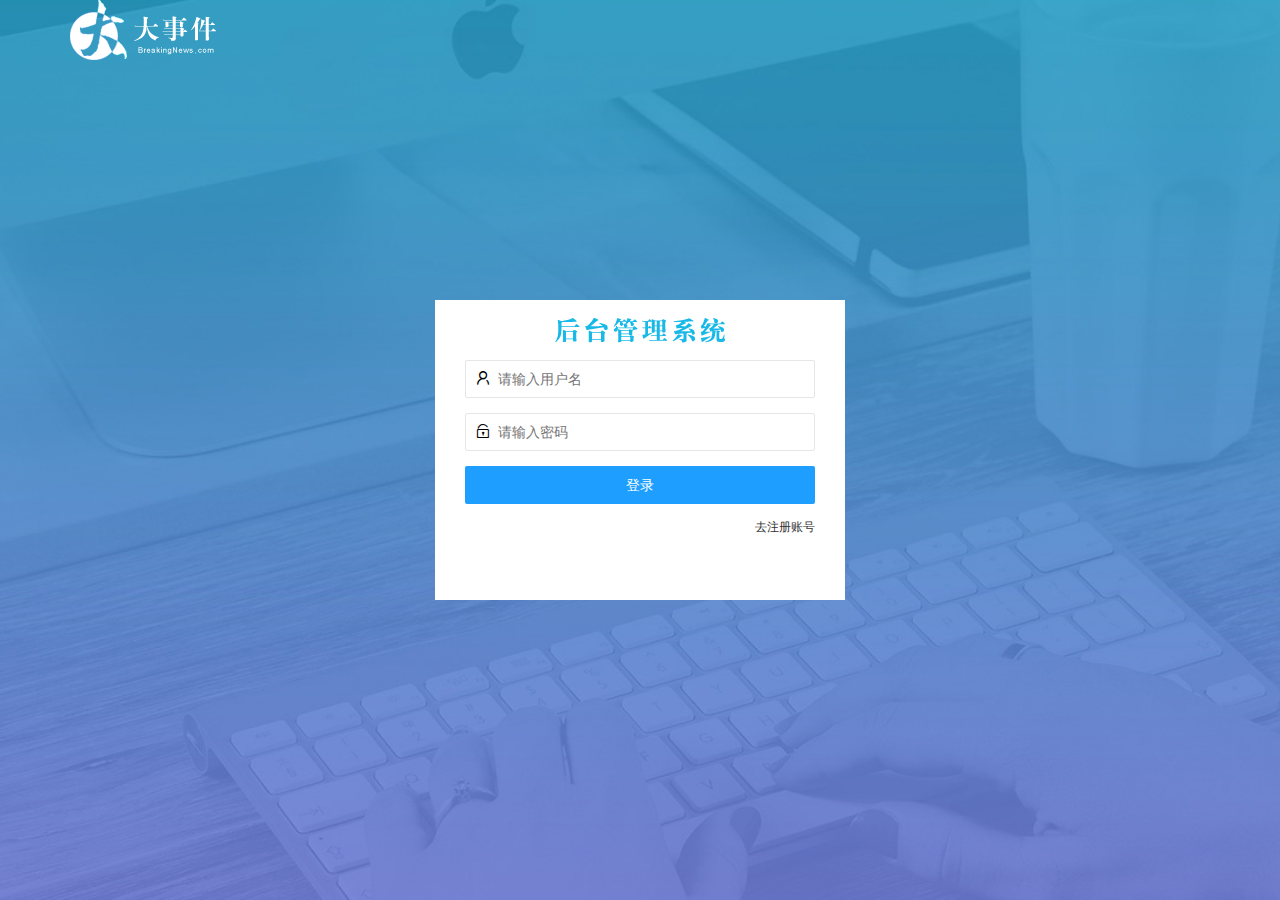
<file: login.html>
<!DOCTYPE html>
<html lang="en">

<head>
    <meta charset="UTF-8">
    <meta http-equiv="X-UA-Compatible" content="IE=edge">
    <meta name="viewport" content="width=device-width, initial-scale=1.0">
    <title>大事件 登录/注册</title>
    <!-- 导入layui的css -->
    <link rel="stylesheet" href="./assets/lib/layui/css/layui.css">
    <!-- 导入自己的css -->
    <link rel="stylesheet" href="./assets/css/login.css">

</head>

<body>
    <!-- 头部的logo区域 -->
    <div class="layui-main">
        <img src="./assets/images/logo.png" alt="">
    </div>
    <!-- 登录注册区域 -->
    <!-- loginAndRegBox -->
    <div class="loginAndRegBox">
        <div class="title-box"></div>
        <!-- 登录的div -->
        <div class="login-box">
            <!-- 登录的表单 -->
            <form class="layui-form" id="form_login">
                <!-- 用户名 -->
                <div class="layui-form-item">
                    <i class="layui-icon layui-icon-username"></i>
                    <input type="text" name="username" required lay-verify="required" placeholder="请输入用户名"
                        autocomplete="off" class="layui-input">
                </div>
                <!-- 密码 -->
                <div class="layui-form-item">
                    <i class="layui-icon layui-icon-password"></i>
                    <input type="password" name="password" required lay-verify="required|pwd" placeholder="请输入密码"
                        autocomplete="off" class="layui-input">
                </div>
                <!-- 提交按钮 -->
                <div class="layui-form-item">
                    <!-- 提交按钮和普通按钮的区别：就是lay-submit属性 -->
                    <button class="layui-btn layui-btn-fluid layui-btn-normal" lay-submit>登录</button>
                </div>
                <div class="layui-form-item links">
                    <a href="javascript:;" id="link_reg">去注册账号</a>
                </div>
            </form>
        </div>
        <!-- 注册的div -->
        <div class="reg-box">
            <!-- 注册表单 -->
            <form class="layui-form" id="form_reg">
                <!-- 用户名 -->
                <div class="layui-form-item">
                    <i class="layui-icon layui-icon-username"></i>
                    <input type="text" name="username" required lay-verify="required" placeholder="请输入用户名"
                        autocomplete="off" class="layui-input">
                </div>
                <!-- 密码 -->
                <div class="layui-form-item">
                    <i class="layui-icon layui-icon-password"></i>
                    <input type="password" name="password" required lay-verify="required|pwd" placeholder="请输入密码"
                        autocomplete="off" class="layui-input">
                </div>
                <!-- 确认密码 -->
                <div class="layui-form-item">
                    <i class="layui-icon layui-icon-password"></i>
                    <input type="password" name="repassword" required lay-verify="required|pwd|repwd"
                        placeholder="请再次输入密码" autocomplete="off" class="layui-input">
                </div>
                <!-- 提交按钮 -->
                <div class="layui-form-item">
                    <!-- 提交按钮和普通按钮的区别：就是lay-submit属性 -->
                    <button class="layui-btn layui-btn-fluid layui-btn-normal" lay-submit>注册</button>
                </div>
                <div class="layui-form-item links">
                    <a href="javascript:;" id="link_login">去登录</a>
                </div>
            </form>

        </div>
    </div>
    <!-- 导入layui的js -->
    <script src="./assets/lib/layui/layui.all.js"></script>
    <!-- 导入jquery js -->
    <script src="./assets/lib/jquery.js"> </script>
    <!-- 导入自己封装的baseApi.js -->
    <script src="./assets/js/baseApi.js"></script>
    <!-- 导入自己的js -->
    <script src="./assets/js/login.js"></script>
</body>

</html>
</file>
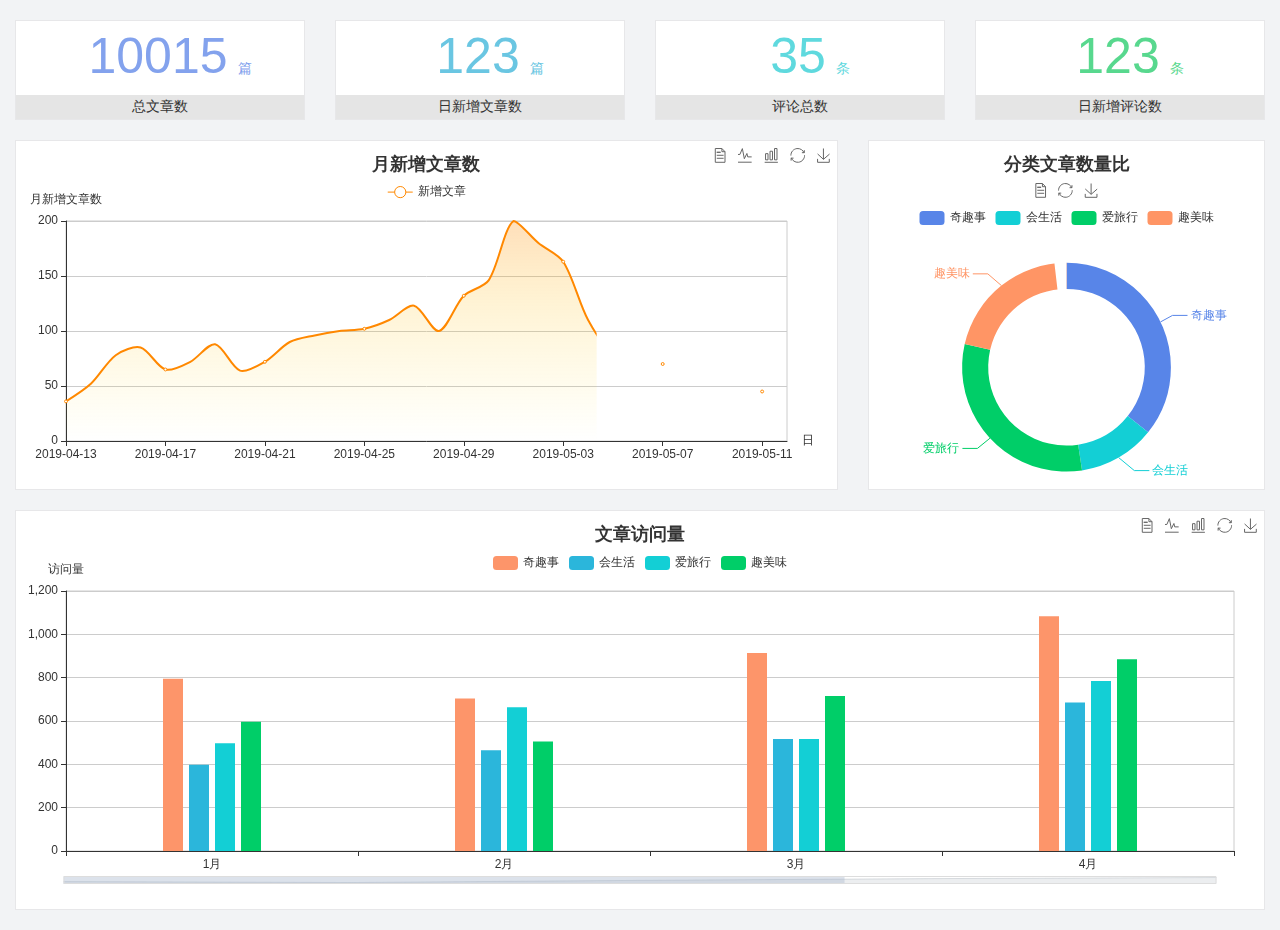
<file: home/dashboard.html>
<!DOCTYPE html>
<html lang="en">

<head>
  <meta charset="UTF-8">
  <meta name="viewport" content="width=device-width, initial-scale=1.0">
  <meta http-equiv="X-UA-Compatible" content="ie=edge">
  <title>图表统计</title>
  <link rel="stylesheet" href="../../assets/lib/bootstrap.css" />
  <link rel="stylesheet" href="../../assets/lib/main.css" />
  <script src="../../assets/lib/jquery.js"></script>
  <script type="text/javascript" src="../../assets/lib/echarts.min.js"></script>
</head>

<body>
  <div class="container-fluid">
    <div class="row spannel_list">
      <div class="col-sm-3 col-xs-6">
        <div class="spannel">
          <em>10015</em><span>篇</span>
          <b>总文章数</b>
        </div>
      </div>
      <div class="col-sm-3 col-xs-6">
        <div class="spannel scolor01">
          <em>123</em><span>篇</span>
          <b>日新增文章数</b>
        </div>
      </div>
      <div class="col-sm-3 col-xs-6">
        <div class="spannel scolor02">
          <em>35</em><span>条</span>
          <b>评论总数</b>
        </div>
      </div>
      <div class="col-sm-3 col-xs-6">
        <div class="spannel scolor03">
          <em>123</em><span>条</span>
          <b>日新增评论数</b>
        </div>
      </div>
    </div>
  </div>

  <div class="container-fluid">
    <div class="row curve-pie">
      <div class="col-lg-8 col-md-8">
        <div class="gragh_pannel" id="curve_show"></div>
      </div>
      <div class="col-lg-4 col-md-4">
        <div class="gragh_pannel" id="pie_show"></div>
      </div>
    </div>
  </div>

  <div class="container-fluid">
    <div class="column_pannel" id="column_show"></div>
  </div>

  <script>
    var oChart = echarts.init(document.getElementById('curve_show'));
    var aList_all = [
      { 'count': 36, 'date': '2019-04-13' },
      { 'count': 52, 'date': '2019-04-14' },
      { 'count': 78, 'date': '2019-04-15' },
      { 'count': 85, 'date': '2019-04-16' },
      { 'count': 65, 'date': '2019-04-17' },
      { 'count': 72, 'date': '2019-04-18' },
      { 'count': 88, 'date': '2019-04-19' },
      { 'count': 64, 'date': '2019-04-20' },
      { 'count': 72, 'date': '2019-04-21' },
      { 'count': 90, 'date': '2019-04-22' },
      { 'count': 96, 'date': '2019-04-23' },
      { 'count': 100, 'date': '2019-04-24' },
      { 'count': 102, 'date': '2019-04-25' },
      { 'count': 110, 'date': '2019-04-26' },
      { 'count': 123, 'date': '2019-04-27' },
      { 'count': 100, 'date': '2019-04-28' },
      { 'count': 132, 'date': '2019-04-29' },
      { 'count': 146, 'date': '2019-04-30' },
      { 'count': 200, 'date': '2019-05-01' },
      { 'count': 180, 'date': '2019-05-02' },
      { 'count': 163, 'date': '2019-05-03' },
      { 'count': 110, 'date': '2019-05-04' },
      { 'count': 80, 'date': '2019-05-05' },
      { 'count': 82, 'date': '2019-05-06' },
      { 'count': 70, 'date': '2019-05-07' },
      { 'count': 65, 'date': '2019-05-08' },
      { 'count': 54, 'date': '2019-05-09' },
      { 'count': 40, 'date': '2019-05-10' },
      { 'count': 45, 'date': '2019-05-11' },
      { 'count': 38, 'date': '2019-05-12' },
    ];

    let aCount = [];
    let aDate = [];

    for (var i = 0; i < aList_all.length; i++) {
      aCount.push(aList_all[i].count);
      aDate.push(aList_all[i].date);
    }

    var chartopt = {
      title: {
        text: '月新增文章数',
        left: 'center',
        top: '10'
      },
      tooltip: {
        trigger: 'axis'
      },
      legend: {
        data: ['新增文章'],
        top: '40'
      },
      toolbox: {
        show: true,
        feature: {
          mark: { show: true },
          dataView: { show: true, readOnly: false },
          magicType: { show: true, type: ['line', 'bar'] },
          restore: { show: true },
          saveAsImage: { show: true }
        }
      },
      calculable: true,
      xAxis: [
        {
          name: '日',
          type: 'category',
          boundaryGap: false,
          data: aDate
        }
      ],
      yAxis: [
        {
          name: '月新增文章数',
          type: 'value'
        }
      ],
      series: [
        {
          name: '新增文章',
          type: 'line',
          smooth: true,
          itemStyle: { normal: { areaStyle: { type: 'default' }, color: '#f80' }, lineStyle: { color: '#f80' } },
          data: aCount
        }],
      areaStyle: {
        normal: {
          color: new echarts.graphic.LinearGradient(0, 0, 0, 1, [{
            offset: 0,
            color: 'rgba(255,136,0,0.39)'
          }, {
            offset: .34,
            color: 'rgba(255,180,0,0.25)'
          }, {
            offset: 1,
            color: 'rgba(255,222,0,0.00)'
          }])

        }
      },
      grid: {
        show: true,
        x: 50,
        x2: 50,
        y: 80,
        height: 220
      }
    };

    oChart.setOption(chartopt);


    var oPie = echarts.init(document.getElementById('pie_show'));
    var oPieopt =
    {
      title: {
        top: 10,
        text: '分类文章数量比',
        x: 'center'
      },
      tooltip: {
        trigger: 'item',
        formatter: "{a} <br/>{b} : {c} ({d}%)"
      },
      color: ['#5885e8', '#13cfd5', '#00ce68', '#ff9565'],
      legend: {
        x: 'center',
        top: 65,
        data: ['奇趣事', '会生活', '爱旅行', '趣美味']
      },
      toolbox: {
        show: true,
        x: 'center',
        top: 35,
        feature: {
          mark: { show: true },
          dataView: { show: true, readOnly: false },
          magicType: {
            show: true,
            type: ['pie', 'funnel'],
            option: {
              funnel: {
                x: '25%',
                width: '50%',
                funnelAlign: 'left',
                max: 1548
              }
            }
          },
          restore: { show: true },
          saveAsImage: { show: true }
        }
      },
      calculable: true,
      series: [
        {
          name: '访问来源',
          type: 'pie',
          radius: ['45%', '60%'],
          center: ['50%', '65%'],
          data: [
            { value: 300, name: '奇趣事' },
            { value: 100, name: '会生活' },
            { value: 260, name: '爱旅行' },
            { value: 180, name: '趣美味' }
          ]
        }
      ]
    };
    oPie.setOption(oPieopt);



    var oColumn = this.echarts.init(document.getElementById('column_show'));
    var oColumnopt =
    {
      title: {
        text: '文章访问量',
        left: 'center',
        top: '10'
      },
      tooltip: {
        trigger: 'axis'
      },
      legend: {
        data: ['奇趣事', '会生活', '爱旅行', '趣美味'],
        top: '40'
      },
      toolbox: {
        show: true,
        feature: {
          mark: { show: true },
          dataView: { show: true, readOnly: false },
          magicType: { show: true, type: ['line', 'bar'] },
          restore: { show: true },
          saveAsImage: { show: true }
        }
      },
      calculable: true,
      xAxis: [
        {
          type: 'category',
          data: ['1月', '2月', '3月', '4月', '5月']
        }
      ],
      yAxis: [
        {
          name: '访问量',
          type: 'value'
        }
      ],
      series: [
        {
          name: '奇趣事',
          type: 'bar',
          barWidth: 20,
          itemStyle: {
            normal: { areaStyle: { type: 'default' }, color: '#fd956a' }
          },
          data: [800, 708, 920, 1090, 1200]
        },
        {
          name: '会生活',
          type: 'bar',
          barWidth: 20,
          itemStyle: {
            normal: { areaStyle: { type: 'default' }, color: '#2bb6db' }
          },
          data: [400, 468, 520, 690, 800]
        },
        {
          name: '爱旅行',
          type: 'bar',
          barWidth: 20,
          itemStyle: {
            normal: { areaStyle: { type: 'default' }, color: '#13cfd5' }
          },
          data: [500, 668, 520, 790, 900]
        },
        {
          name: '趣美味',
          type: 'bar',
          barWidth: 20,
          itemStyle: {
            normal: { areaStyle: { type: 'default' }, color: '#00ce68' }
          },
          data: [600, 508, 720, 890, 1000]
        }
      ],
      grid: {
        show: true,
        x: 50,
        x2: 30,
        y: 80,
        height: 260
      },
      dataZoom: [//给x轴设置滚动条
        {
          start: 0,//默认为0
          end: 100 - 1000 / 31,//默认为100
          type: 'slider',
          show: true,
          xAxisIndex: [0],
          handleSize: 0,//滑动条的 左右2个滑动条的大小
          height: 8,//组件高度
          left: 45, //左边的距离
          right: 50,//右边的距离
          bottom: 26,//右边的距离
          handleColor: '#ddd',//h滑动图标的颜色
          handleStyle: {
            borderColor: "#cacaca",
            borderWidth: "1",
            shadowBlur: 2,
            background: "#ddd",
            shadowColor: "#ddd",
          }
        }]
    };
    oColumn.setOption(oColumnopt);
  </script>
</body>

</html>
</file>
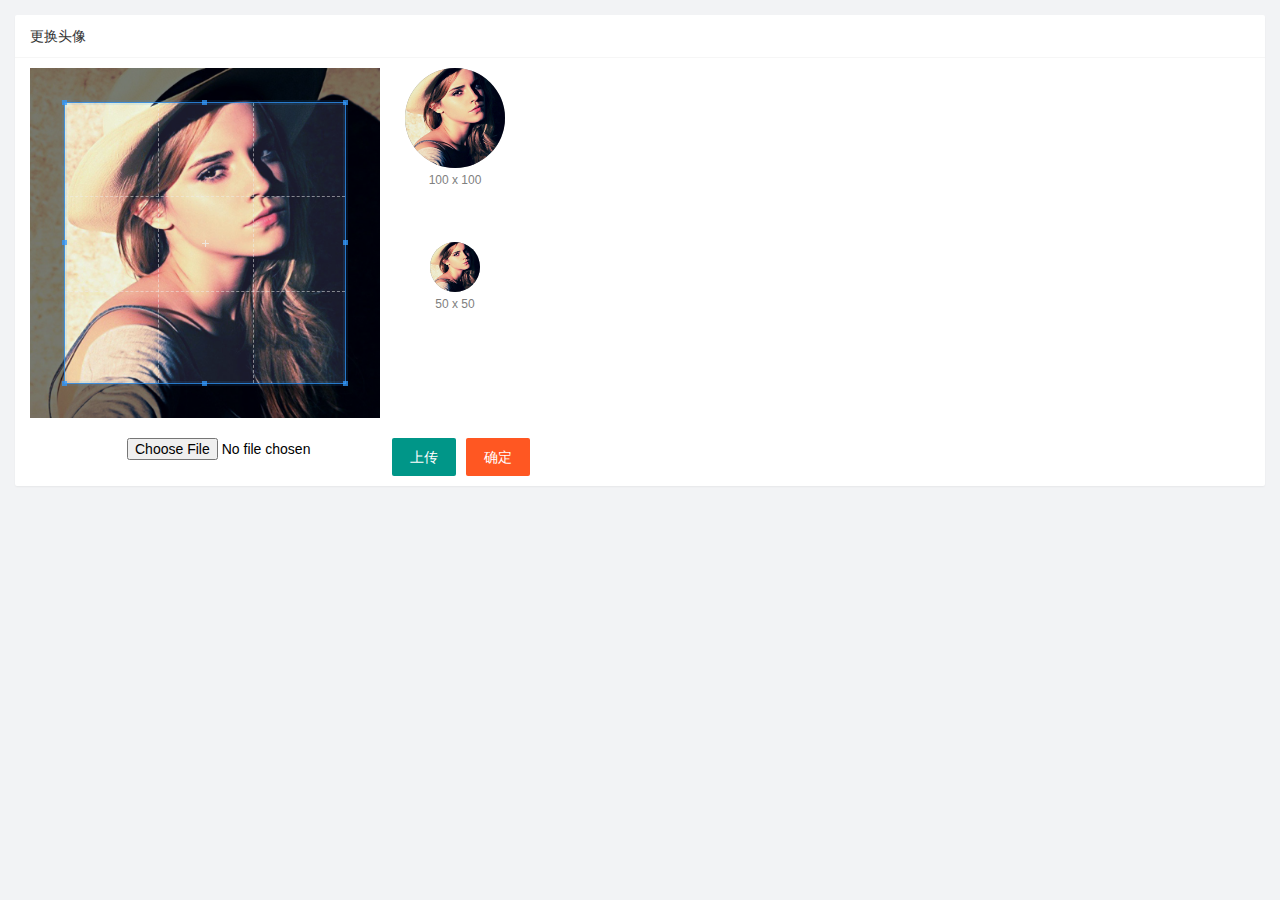
<file: user/user_avatar.html>
<!DOCTYPE html>
<html lang="en">

<head>
    <meta charset="UTF-8">
    <meta http-equiv="X-UA-Compatible" content="IE=edge">
    <meta name="viewport" content="width=device-width, initial-scale=1.0">
    <title>Document</title>
    <!-- 导入layui的css样式表 -->
    <link rel="stylesheet" href="/assets/lib/layui/css/layui.css">
    <!-- 导入cropper的css样式表 -->
    <link rel="stylesheet" href="/assets/lib/cropper/cropper.css" />
    <!-- 导入自己的css样式表 -->
    <link rel="stylesheet" href="/assets/css/user/user_avatar.css">
</head>

<body>
    <div class="layui-card">
        <div class="layui-card-header">更换头像</div>
        <div class="layui-card-body">
            <!-- 第一行的图片裁剪和预览区域 -->
            <div class="row1">
                <!-- 图片裁剪区域 -->
                <div class="cropper-box">
                    <!-- 这个 img 标签很重要，将来会把它初始化为裁剪区域 -->
                    <img id="image" src="/assets/images/sample.jpg" />
                </div>
                <!-- 图片的预览区域 -->
                <div class="preview-box">
                    <div>
                        <!-- 宽高为 100px 的预览区域 -->
                        <div class="img-preview w100"></div>
                        <p class="size">100 x 100</p>
                    </div>
                    <div>
                        <!-- 宽高为 50px 的预览区域 -->
                        <div class="img-preview w50"></div>
                        <p class="size">50 x 50</p>
                    </div>
                </div>
            </div>

            <!-- 第二行的按钮区域 -->
            <div class="row2">
                <!-- 通过accept属性，可以指定，用户选择什么类型的文件 -->
                <input type="file" accept="image/jpeg,image/png" id="file">
                <button type="button" class="layui-btn" id="btnChooseImage">上传</button>
                <button type="button" class="layui-btn layui-btn-danger" id="btnUpload">确定</button>
            </div>
        </div>
    </div>
    <!-- 导入layui的js -->
    <script src="../assets/lib/layui/layui.all.js"></script>
    <!-- 导入jquery的js -->
    <script src="../assets/lib/jquery.js"></script>
    <!-- 导入cropper的js -->
    <script src="/assets/lib/cropper/Cropper.js"></script>
    <script src="/assets/lib/cropper/jquery-cropper.js"></script>
    <!-- 导入自己封装的 baseApi 的ajax请求函数 -->
    <script src="../assets/js/baseApi.js"></script>
    <!-- 导入自己的js -->
    <script src="../assets/js/user/user_avatar.js"></script>
</body>

</html>
</file>
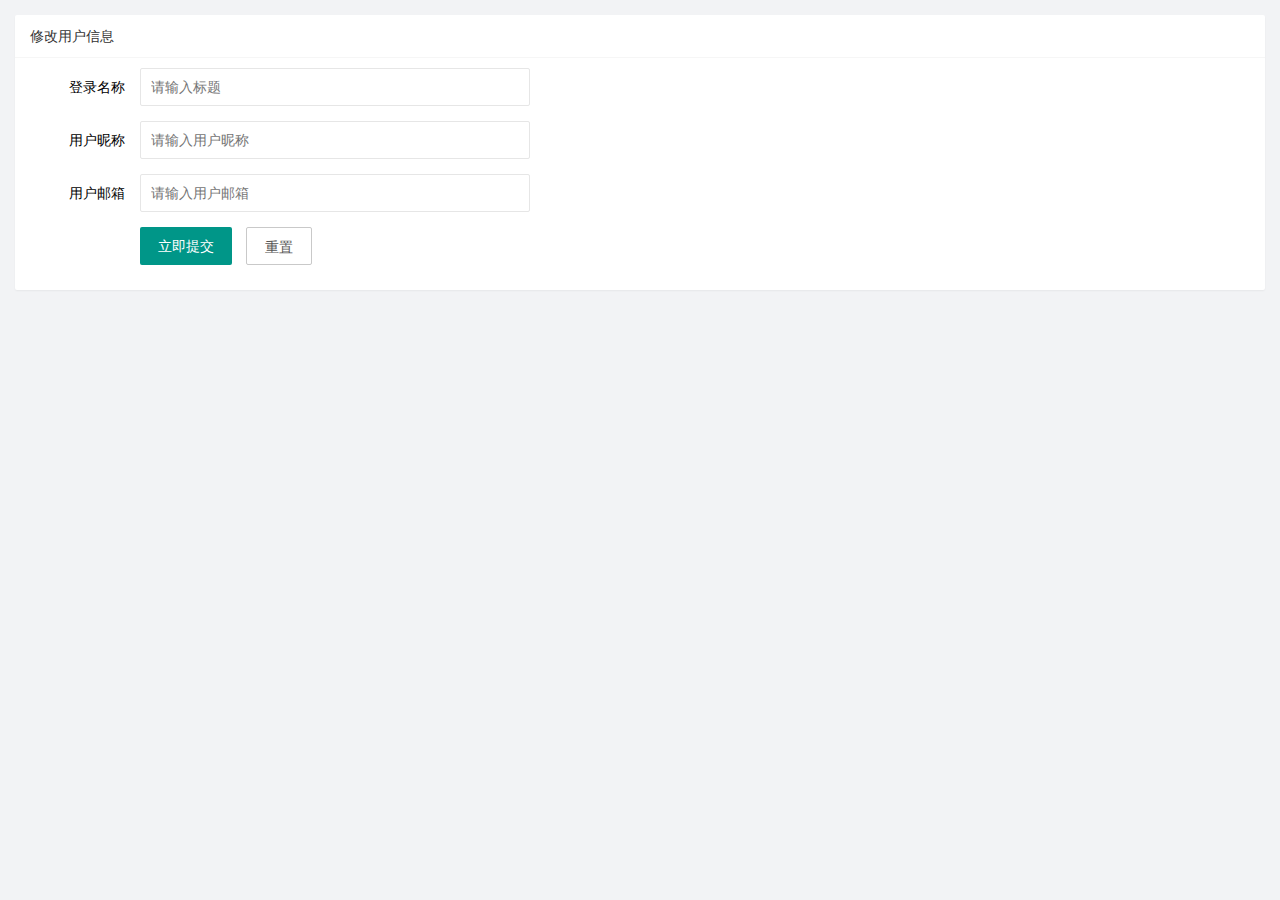
<file: user/user_info.html>
<!DOCTYPE html>
<html lang="en">

<head>
    <meta charset="UTF-8">
    <meta http-equiv="X-UA-Compatible" content="IE=edge">
    <meta name="viewport" content="width=device-width, initial-scale=1.0">
    <title>Document</title>
    <!-- 导入layui的css样式 -->
    <link rel="stylesheet" href="../assets/lib/layui/css/layui.css">
    <!-- 导入自己的样式 -->
    <link rel="stylesheet" href="../assets/css/user/user_info.css" />
</head>

<body>
    <div class="layui-card">
        <div class="layui-card-header">修改用户信息</div>
        <div class="layui-card-body">
            <form class="layui-form" lay-filter="formUserInfo">
                <!-- 隐藏域 -->
                <input type="hidden" name="id" value="">
                <div class="layui-form-item">
                    <label class="layui-form-label">登录名称</label>
                    <div class="layui-input-block">
                        <input type="text" name="username" required lay-verify="required" placeholder="请输入标题"
                            autocomplete="off" class="layui-input" readonly>
                    </div>
                </div>
                <div class="layui-form-item">
                    <label class="layui-form-label">用户昵称</label>
                    <div class="layui-input-block">
                        <input type="text" name="nickname" required lay-verify="required|nickname" placeholder="请输入用户昵称"
                            autocomplete="off" class="layui-input">
                    </div>
                </div>
                <div class="layui-form-item">
                    <label class="layui-form-label">用户邮箱</label>
                    <div class="layui-input-block">
                        <input type="text" name="email" required lay-verify="required|email" placeholder="请输入用户邮箱"
                            autocomplete="off" class="layui-input">
                    </div>
                </div>
                <div class="layui-form-item">
                    <div class="layui-input-block">
                        <button class="layui-btn" lay-submit lay-filter="formDemo">立即提交</button>
                        <button type="reset" class="layui-btn layui-btn-primary" id="btnReset">重置</button>
                    </div>
                </div>
            </form>
        </div>
    </div>
    <!-- 导入layui的js -->
    <script src="../assets/lib/layui/layui.all.js"></script>
    <!-- 导入jquery的js -->
    <script src="../assets/lib/jquery.js"></script>
    <!-- 导入自己封装的 baseApi 的ajax请求函数 -->
    <script src="../assets/js/baseApi.js"></script>
    <!-- 导入自己的js -->
    <script src="../assets/js/user/user_info.js"></script>
</body>

</html>
</file>
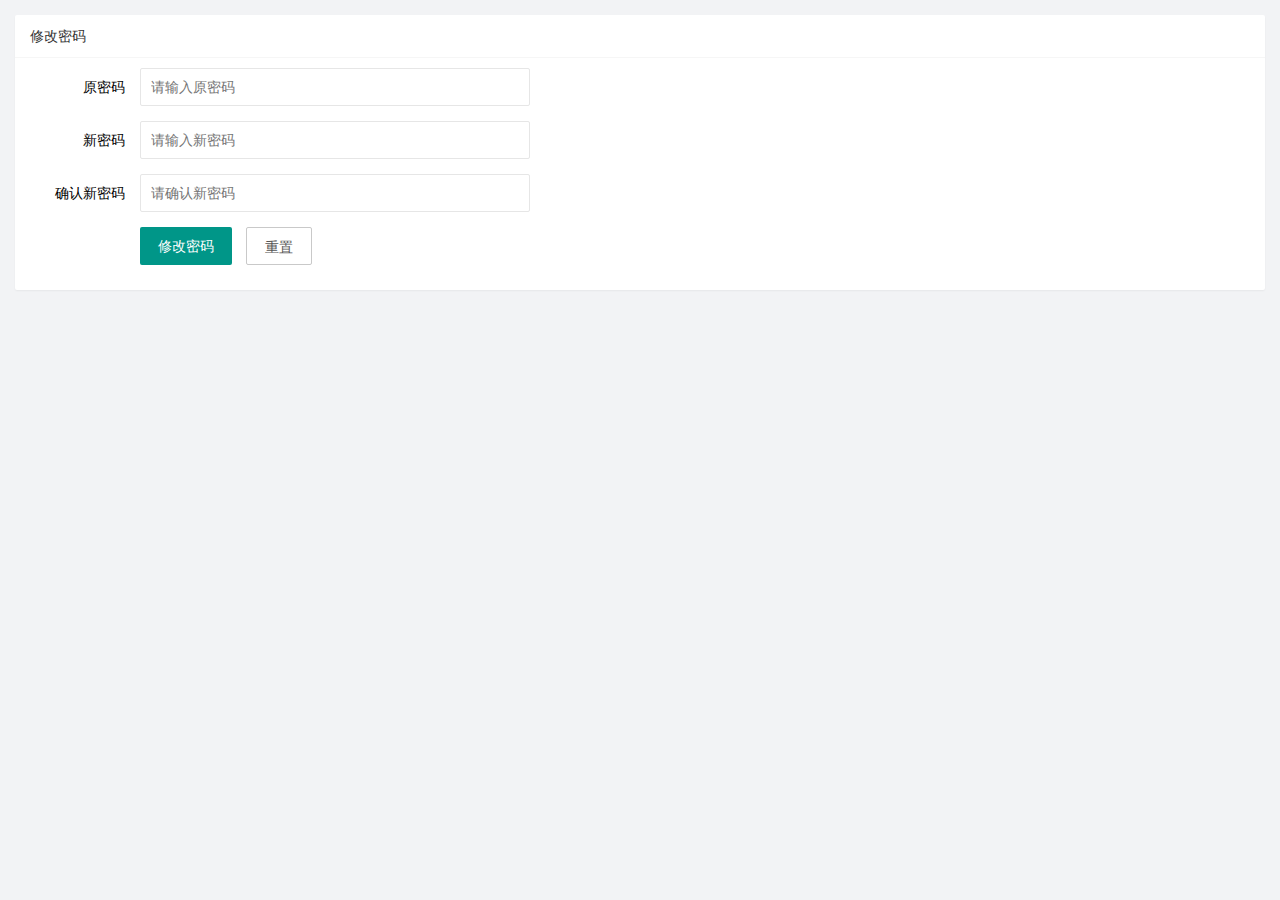
<file: user/user_pwd.html>
<!DOCTYPE html>
<html lang="en">

<head>
    <meta charset="UTF-8">
    <meta http-equiv="X-UA-Compatible" content="IE=edge">
    <meta name="viewport" content="width=device-width, initial-scale=1.0">
    <title>Document</title>
    <link rel="stylesheet" href="/assets/lib/layui/css/layui.css">
    <link rel="stylesheet" href="/assets/css/user/user_pwd.css">
</head>

<body>
    <div class="layui-card">
        <div class="layui-card-header">修改密码</div>
        <div class="layui-card-body">
            <form class="layui-form" action="">
                <div class="layui-form-item">
                    <label class="layui-form-label">原密码</label>
                    <div class="layui-input-block">
                        <input type="password" name="oldPwd" required lay-verify="required|pwd" placeholder="请输入原密码"
                            autocomplete="off" class="layui-input">
                    </div>
                </div>
                <div class="layui-form-item">
                    <label class="layui-form-label">新密码</label>
                    <div class="layui-input-block">
                        <input type="password" name="newPwd" required lay-verify="required|pwd|samePwd" placeholder="请输入新密码"
                            autocomplete="off" class="layui-input">
                    </div>
                </div>
                <div class="layui-form-item">
                    <label class="layui-form-label">确认新密码</label>
                    <div class="layui-input-block">
                        <input type="password" name="rePwd" required lay-verify="required|pwd|rePwd" placeholder="请确认新密码"
                            autocomplete="off" class="layui-input">
                    </div>
                </div>
                <div class="layui-form-item">
                    <div class="layui-input-block">
                        <button class="layui-btn" lay-submit lay-filter="formDemo">修改密码</button>
                        <button type="reset" class="layui-btn layui-btn-primary">重置</button>
                    </div>
                </div>
        </div>
    </div>
    <!-- 获取layui的js -->
    <script src="/assets/lib/layui/layui.all.js"></script>
    <!-- 获取jquery的js -->
    <script src="/assets/lib/jquery.js"></script>
    <!-- 获取baseApi的js -->
    <script src="/assets/js/baseApi.js"></script>
    <!--获取本页面的js -->
    <script src="/assets/js/user/user_pwd.js"></script>
</body>

</html>
</file>
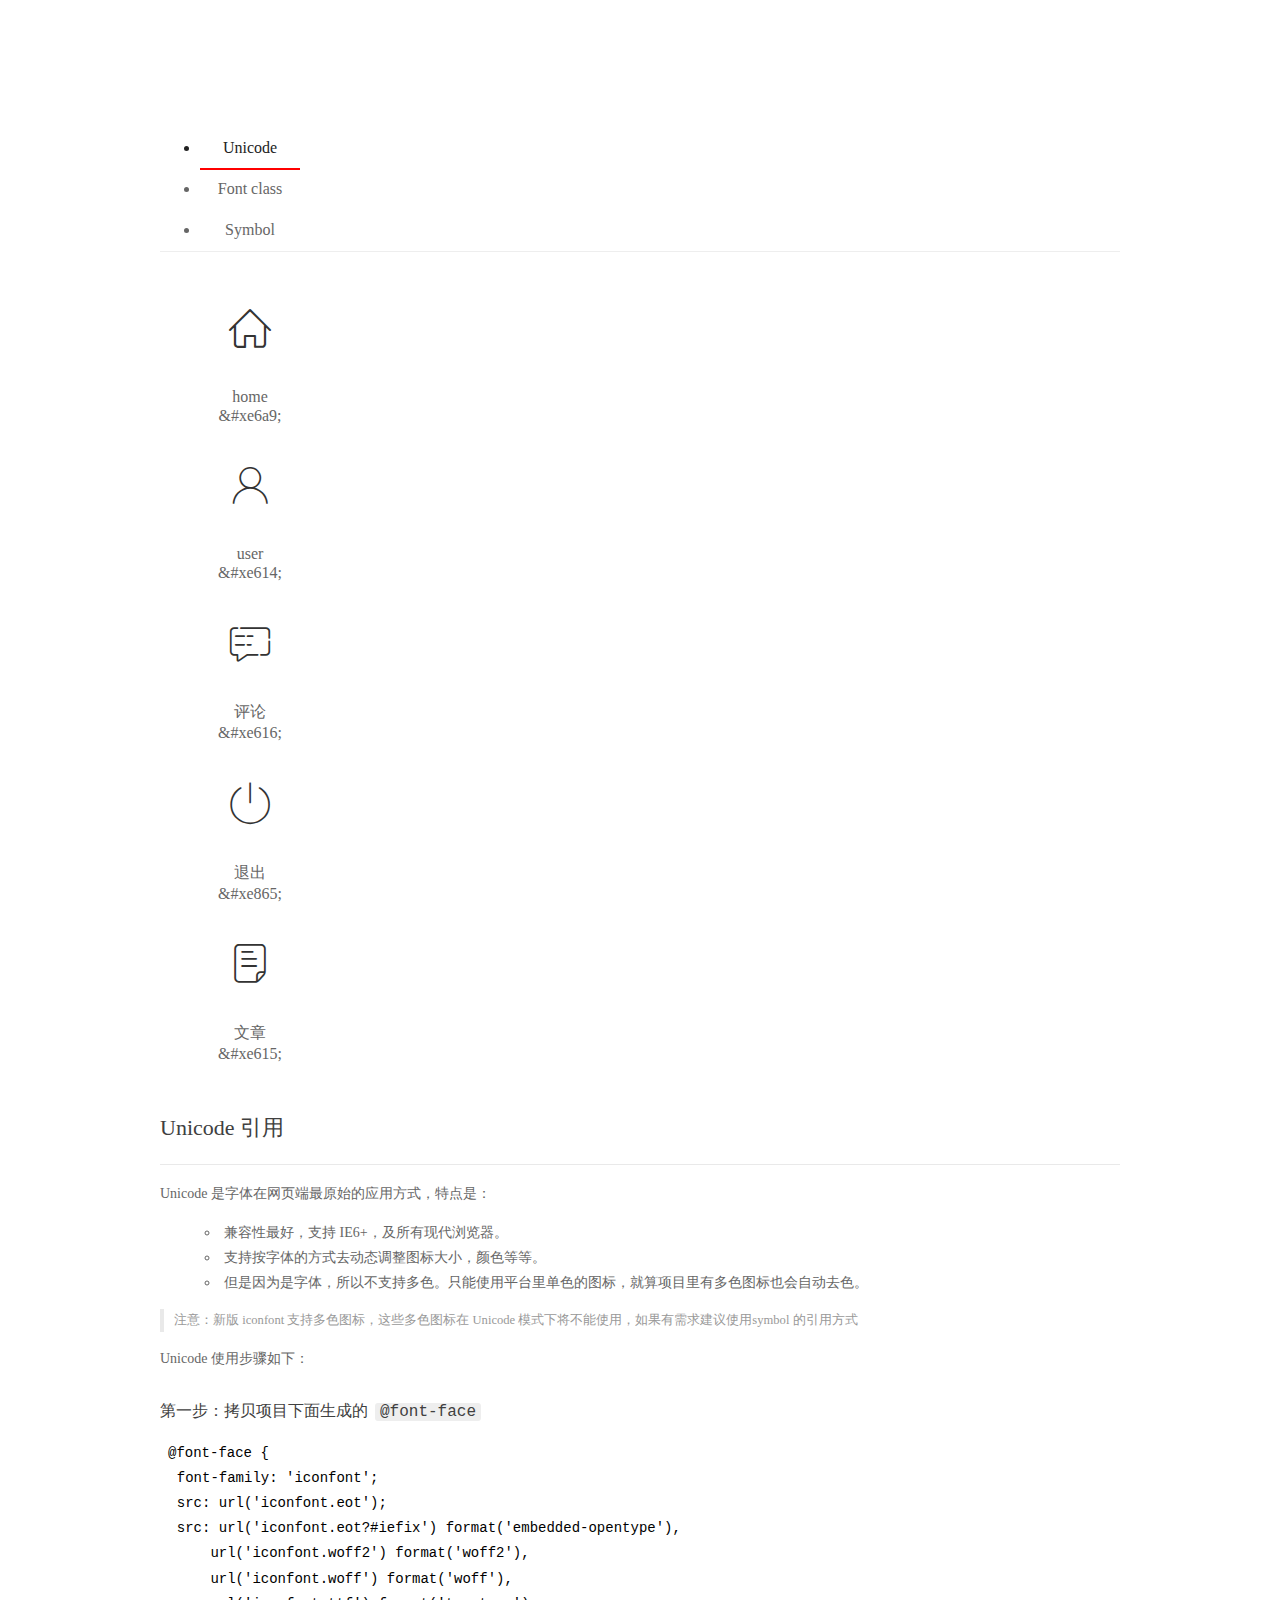
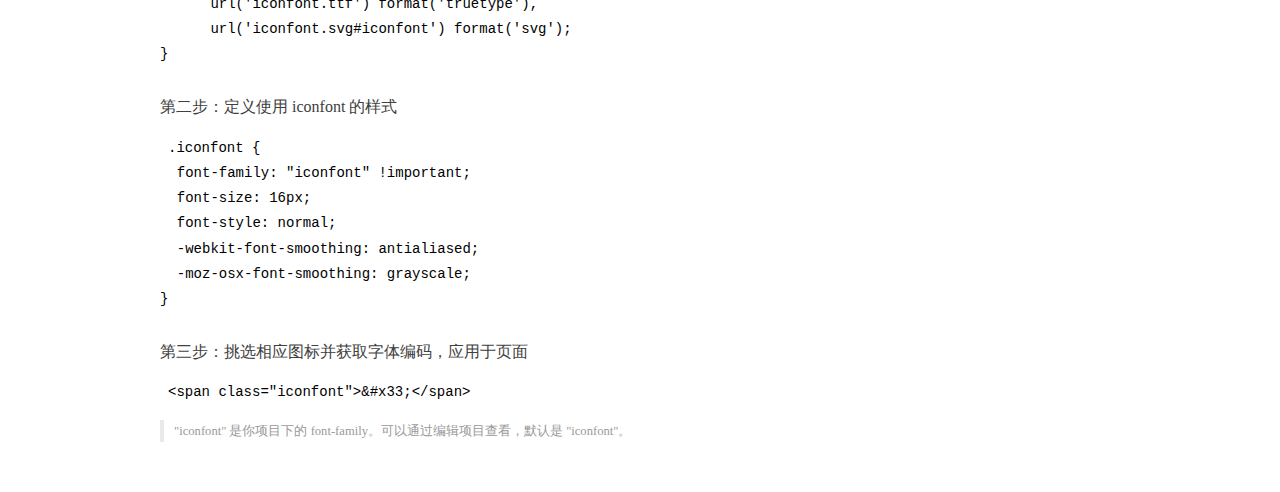
<file: assets/fonts/demo_index.html>
<!DOCTYPE html>
<html>
<head>
  <meta charset="utf-8"/>
  <title>IconFont Demo</title>
  <link rel="shortcut icon" href="https://gtms04.alicdn.com/tps/i4/TB1_oz6GVXXXXaFXpXXJDFnIXXX-64-64.ico" type="image/x-icon"/>
  <link rel="stylesheet" href="https://g.alicdn.com/thx/cube/1.3.2/cube.min.css">
  <link rel="stylesheet" href="demo.css">
  <link rel="stylesheet" href="iconfont.css">
  <script src="iconfont.js"></script>
  <!-- jQuery -->
  <script src="https://a1.alicdn.com/oss/uploads/2018/12/26/7bfddb60-08e8-11e9-9b04-53e73bb6408b.js"></script>
  <!-- 代码高亮 -->
  <script src="https://a1.alicdn.com/oss/uploads/2018/12/26/a3f714d0-08e6-11e9-8a15-ebf944d7534c.js"></script>
  

</head>
<body>
  <div class="main">
    <h1 class="logo"><a href="https://www.iconfont.cn/" title="iconfont 首页" target="_blank">&#xe86b;</a></h1>
    <div class="nav-tabs">
      <ul id="tabs" class="dib-box">
        <li class="dib active"><span>Unicode</span></li>
        <li class="dib"><span>Font class</span></li>
        <li class="dib"><span>Symbol</span></li>
      </ul>
      
    </div>
    <div class="tab-container">
      <div class="content unicode" style="display: block;">
          <ul class="icon_lists dib-box">
          
            <li class="dib">
              <span class="icon iconfont">&#xe6a9;</span>
                <div class="name">home</div>
                <div class="code-name">&amp;#xe6a9;</div>
              </li>
          
            <li class="dib">
              <span class="icon iconfont">&#xe614;</span>
                <div class="name">user</div>
                <div class="code-name">&amp;#xe614;</div>
              </li>
          
            <li class="dib">
              <span class="icon iconfont">&#xe616;</span>
                <div class="name">评论</div>
                <div class="code-name">&amp;#xe616;</div>
              </li>
          
            <li class="dib">
              <span class="icon iconfont">&#xe865;</span>
                <div class="name">退出</div>
                <div class="code-name">&amp;#xe865;</div>
              </li>
          
            <li class="dib">
              <span class="icon iconfont">&#xe615;</span>
                <div class="name">文章</div>
                <div class="code-name">&amp;#xe615;</div>
              </li>
          
          </ul>
          <div class="article markdown">
          <h2 id="unicode-">Unicode 引用</h2>
          <hr>

          <p>Unicode 是字体在网页端最原始的应用方式，特点是：</p>
          <ul>
            <li>兼容性最好，支持 IE6+，及所有现代浏览器。</li>
            <li>支持按字体的方式去动态调整图标大小，颜色等等。</li>
            <li>但是因为是字体，所以不支持多色。只能使用平台里单色的图标，就算项目里有多色图标也会自动去色。</li>
          </ul>
          <blockquote>
            <p>注意：新版 iconfont 支持多色图标，这些多色图标在 Unicode 模式下将不能使用，如果有需求建议使用symbol 的引用方式</p>
          </blockquote>
          <p>Unicode 使用步骤如下：</p>
          <h3 id="-font-face">第一步：拷贝项目下面生成的 <code>@font-face</code></h3>
<pre><code class="language-css"
>@font-face {
  font-family: 'iconfont';
  src: url('iconfont.eot');
  src: url('iconfont.eot?#iefix') format('embedded-opentype'),
      url('iconfont.woff2') format('woff2'),
      url('iconfont.woff') format('woff'),
      url('iconfont.ttf') format('truetype'),
      url('iconfont.svg#iconfont') format('svg');
}
</code></pre>
          <h3 id="-iconfont-">第二步：定义使用 iconfont 的样式</h3>
<pre><code class="language-css"
>.iconfont {
  font-family: "iconfont" !important;
  font-size: 16px;
  font-style: normal;
  -webkit-font-smoothing: antialiased;
  -moz-osx-font-smoothing: grayscale;
}
</code></pre>
          <h3 id="-">第三步：挑选相应图标并获取字体编码，应用于页面</h3>
<pre>
<code class="language-html"
>&lt;span class="iconfont"&gt;&amp;#x33;&lt;/span&gt;
</code></pre>
          <blockquote>
            <p>"iconfont" 是你项目下的 font-family。可以通过编辑项目查看，默认是 "iconfont"。</p>
          </blockquote>
          </div>
      </div>
      <div class="content font-class">
        <ul class="icon_lists dib-box">
          
          <li class="dib">
            <span class="icon iconfont icon-home"></span>
            <div class="name">
              home
            </div>
            <div class="code-name">.icon-home
            </div>
          </li>
          
          <li class="dib">
            <span class="icon iconfont icon-user"></span>
            <div class="name">
              user
            </div>
            <div class="code-name">.icon-user
            </div>
          </li>
          
          <li class="dib">
            <span class="icon iconfont icon-pinglun"></span>
            <div class="name">
              评论
            </div>
            <div class="code-name">.icon-pinglun
            </div>
          </li>
          
          <li class="dib">
            <span class="icon iconfont icon-tuichu"></span>
            <div class="name">
              退出
            </div>
            <div class="code-name">.icon-tuichu
            </div>
          </li>
          
          <li class="dib">
            <span class="icon iconfont icon-16"></span>
            <div class="name">
              文章
            </div>
            <div class="code-name">.icon-16
            </div>
          </li>
          
        </ul>
        <div class="article markdown">
        <h2 id="font-class-">font-class 引用</h2>
        <hr>

        <p>font-class 是 Unicode 使用方式的一种变种，主要是解决 Unicode 书写不直观，语意不明确的问题。</p>
        <p>与 Unicode 使用方式相比，具有如下特点：</p>
        <ul>
          <li>兼容性良好，支持 IE8+，及所有现代浏览器。</li>
          <li>相比于 Unicode 语意明确，书写更直观。可以很容易分辨这个 icon 是什么。</li>
          <li>因为使用 class 来定义图标，所以当要替换图标时，只需要修改 class 里面的 Unicode 引用。</li>
          <li>不过因为本质上还是使用的字体，所以多色图标还是不支持的。</li>
        </ul>
        <p>使用步骤如下：</p>
        <h3 id="-fontclass-">第一步：引入项目下面生成的 fontclass 代码：</h3>
<pre><code class="language-html">&lt;link rel="stylesheet" href="./iconfont.css"&gt;
</code></pre>
        <h3 id="-">第二步：挑选相应图标并获取类名，应用于页面：</h3>
<pre><code class="language-html">&lt;span class="iconfont icon-xxx"&gt;&lt;/span&gt;
</code></pre>
        <blockquote>
          <p>"
            iconfont" 是你项目下的 font-family。可以通过编辑项目查看，默认是 "iconfont"。</p>
        </blockquote>
      </div>
      </div>
      <div class="content symbol">
          <ul class="icon_lists dib-box">
          
            <li class="dib">
                <svg class="icon svg-icon" aria-hidden="true">
                  <use xlink:href="#icon-home"></use>
                </svg>
                <div class="name">home</div>
                <div class="code-name">#icon-home</div>
            </li>
          
            <li class="dib">
                <svg class="icon svg-icon" aria-hidden="true">
                  <use xlink:href="#icon-user"></use>
                </svg>
                <div class="name">user</div>
                <div class="code-name">#icon-user</div>
            </li>
          
            <li class="dib">
                <svg class="icon svg-icon" aria-hidden="true">
                  <use xlink:href="#icon-pinglun"></use>
                </svg>
                <div class="name">评论</div>
                <div class="code-name">#icon-pinglun</div>
            </li>
          
            <li class="dib">
                <svg class="icon svg-icon" aria-hidden="true">
                  <use xlink:href="#icon-tuichu"></use>
                </svg>
                <div class="name">退出</div>
                <div class="code-name">#icon-tuichu</div>
            </li>
          
            <li class="dib">
                <svg class="icon svg-icon" aria-hidden="true">
                  <use xlink:href="#icon-16"></use>
                </svg>
                <div class="name">文章</div>
                <div class="code-name">#icon-16</div>
            </li>
          
          </ul>
          <div class="article markdown">
          <h2 id="symbol-">Symbol 引用</h2>
          <hr>

          <p>这是一种全新的使用方式，应该说这才是未来的主流，也是平台目前推荐的用法。相关介绍可以参考这篇<a href="">文章</a>
            这种用法其实是做了一个 SVG 的集合，与另外两种相比具有如下特点：</p>
          <ul>
            <li>支持多色图标了，不再受单色限制。</li>
            <li>通过一些技巧，支持像字体那样，通过 <code>font-size</code>, <code>color</code> 来调整样式。</li>
            <li>兼容性较差，支持 IE9+，及现代浏览器。</li>
            <li>浏览器渲染 SVG 的性能一般，还不如 png。</li>
          </ul>
          <p>使用步骤如下：</p>
          <h3 id="-symbol-">第一步：引入项目下面生成的 symbol 代码：</h3>
<pre><code class="language-html">&lt;script src="./iconfont.js"&gt;&lt;/script&gt;
</code></pre>
          <h3 id="-css-">第二步：加入通用 CSS 代码（引入一次就行）：</h3>
<pre><code class="language-html">&lt;style&gt;
.icon {
  width: 1em;
  height: 1em;
  vertical-align: -0.15em;
  fill: currentColor;
  overflow: hidden;
}
&lt;/style&gt;
</code></pre>
          <h3 id="-">第三步：挑选相应图标并获取类名，应用于页面：</h3>
<pre><code class="language-html">&lt;svg class="icon" aria-hidden="true"&gt;
  &lt;use xlink:href="#icon-xxx"&gt;&lt;/use&gt;
&lt;/svg&gt;
</code></pre>
          </div>
      </div>

    </div>
  </div>
  <script>
  $(document).ready(function () {
      $('.tab-container .content:first').show()

      $('#tabs li').click(function (e) {
        var tabContent = $('.tab-container .content')
        var index = $(this).index()

        if ($(this).hasClass('active')) {
          return
        } else {
          $('#tabs li').removeClass('active')
          $(this).addClass('active')

          tabContent.hide().eq(index).fadeIn()
        }
      })
    })
  </script>
</body>
</html>
</file>
<file: assets/lib/layui/css/layui.css>
/** layui-v2.5.5 MIT License By https://www.layui.com */
 .layui-inline,img{display:inline-block;vertical-align:middle}h1,h2,h3,h4,h5,h6{font-weight:400}.layui-edge,.layui-header,.layui-inline,.layui-main{position:relative}.layui-body,.layui-edge,.layui-elip{overflow:hidden}.layui-btn,.layui-edge,.layui-inline,img{vertical-align:middle}.layui-btn,.layui-disabled,.layui-icon,.layui-unselect{-moz-user-select:none;-webkit-user-select:none;-ms-user-select:none}.layui-elip,.layui-form-checkbox span,.layui-form-pane .layui-form-label{text-overflow:ellipsis;white-space:nowrap}.layui-breadcrumb,.layui-tree-btnGroup{visibility:hidden}blockquote,body,button,dd,div,dl,dt,form,h1,h2,h3,h4,h5,h6,input,li,ol,p,pre,td,textarea,th,ul{margin:0;padding:0;-webkit-tap-highlight-color:rgba(0,0,0,0)}a:active,a:hover{outline:0}img{border:none}li{list-style:none}table{border-collapse:collapse;border-spacing:0}h4,h5,h6{font-size:100%}button,input,optgroup,option,select,textarea{font-family:inherit;font-size:inherit;font-style:inherit;font-weight:inherit;outline:0}pre{white-space:pre-wrap;white-space:-moz-pre-wrap;white-space:-pre-wrap;white-space:-o-pre-wrap;word-wrap:break-word}body{line-height:24px;font:14px Helvetica Neue,Helvetica,PingFang SC,Tahoma,Arial,sans-serif}hr{height:1px;margin:10px 0;border:0;clear:both}a{color:#333;text-decoration:none}a:hover{color:#777}a cite{font-style:normal;*cursor:pointer}.layui-border-box,.layui-border-box *{box-sizing:border-box}.layui-box,.layui-box *{box-sizing:content-box}.layui-clear{clear:both;*zoom:1}.layui-clear:after{content:'\20';clear:both;*zoom:1;display:block;height:0}.layui-inline{*display:inline;*zoom:1}.layui-edge{display:inline-block;width:0;height:0;border-width:6px;border-style:dashed;border-color:transparent}.layui-edge-top{top:-4px;border-bottom-color:#999;border-bottom-style:solid}.layui-edge-right{border-left-color:#999;border-left-style:solid}.layui-edge-bottom{top:2px;border-top-color:#999;border-top-style:solid}.layui-edge-left{border-right-color:#999;border-right-style:solid}.layui-disabled,.layui-disabled:hover{color:#d2d2d2!important;cursor:not-allowed!important}.layui-circle{border-radius:100%}.layui-show{display:block!important}.layui-hide{display:none!important}@font-face{font-family:layui-icon;src:url(../font/iconfont.eot?v=250);src:url(../font/iconfont.eot?v=250#iefix) format('embedded-opentype'),url(../font/iconfont.woff2?v=250) format('woff2'),url(../font/iconfont.woff?v=250) format('woff'),url(../font/iconfont.ttf?v=250) format('truetype'),url(../font/iconfont.svg?v=250#layui-icon) format('svg')}.layui-icon{font-family:layui-icon!important;font-size:16px;font-style:normal;-webkit-font-smoothing:antialiased;-moz-osx-font-smoothing:grayscale}.layui-icon-reply-fill:before{content:"\e611"}.layui-icon-set-fill:before{content:"\e614"}.layui-icon-menu-fill:before{content:"\e60f"}.layui-icon-search:before{content:"\e615"}.layui-icon-share:before{content:"\e641"}.layui-icon-set-sm:before{content:"\e620"}.layui-icon-engine:before{content:"\e628"}.layui-icon-close:before{content:"\1006"}.layui-icon-close-fill:before{content:"\1007"}.layui-icon-chart-screen:before{content:"\e629"}.layui-icon-star:before{content:"\e600"}.layui-icon-circle-dot:before{content:"\e617"}.layui-icon-chat:before{content:"\e606"}.layui-icon-release:before{content:"\e609"}.layui-icon-list:before{content:"\e60a"}.layui-icon-chart:before{content:"\e62c"}.layui-icon-ok-circle:before{content:"\1005"}.layui-icon-layim-theme:before{content:"\e61b"}.layui-icon-table:before{content:"\e62d"}.layui-icon-right:before{content:"\e602"}.layui-icon-left:before{content:"\e603"}.layui-icon-cart-simple:before{content:"\e698"}.layui-icon-face-cry:before{content:"\e69c"}.layui-icon-face-smile:before{content:"\e6af"}.layui-icon-survey:before{content:"\e6b2"}.layui-icon-tree:before{content:"\e62e"}.layui-icon-upload-circle:before{content:"\e62f"}.layui-icon-add-circle:before{content:"\e61f"}.layui-icon-download-circle:before{content:"\e601"}.layui-icon-templeate-1:before{content:"\e630"}.layui-icon-util:before{content:"\e631"}.layui-icon-face-surprised:before{content:"\e664"}.layui-icon-edit:before{content:"\e642"}.layui-icon-speaker:before{content:"\e645"}.layui-icon-down:before{content:"\e61a"}.layui-icon-file:before{content:"\e621"}.layui-icon-layouts:before{content:"\e632"}.layui-icon-rate-half:before{content:"\e6c9"}.layui-icon-add-circle-fine:before{content:"\e608"}.layui-icon-prev-circle:before{content:"\e633"}.layui-icon-read:before{content:"\e705"}.layui-icon-404:before{content:"\e61c"}.layui-icon-carousel:before{content:"\e634"}.layui-icon-help:before{content:"\e607"}.layui-icon-code-circle:before{content:"\e635"}.layui-icon-water:before{content:"\e636"}.layui-icon-username:before{content:"\e66f"}.layui-icon-find-fill:before{content:"\e670"}.layui-icon-about:before{content:"\e60b"}.layui-icon-location:before{content:"\e715"}.layui-icon-up:before{content:"\e619"}.layui-icon-pause:before{content:"\e651"}.layui-icon-date:before{content:"\e637"}.layui-icon-layim-uploadfile:before{content:"\e61d"}.layui-icon-delete:before{content:"\e640"}.layui-icon-play:before{content:"\e652"}.layui-icon-top:before{content:"\e604"}.layui-icon-friends:before{content:"\e612"}.layui-icon-refresh-3:before{content:"\e9aa"}.layui-icon-ok:before{content:"\e605"}.layui-icon-layer:before{content:"\e638"}.layui-icon-face-smile-fine:before{content:"\e60c"}.layui-icon-dollar:before{content:"\e659"}.layui-icon-group:before{content:"\e613"}.layui-icon-layim-download:before{content:"\e61e"}.layui-icon-picture-fine:before{content:"\e60d"}.layui-icon-link:before{content:"\e64c"}.layui-icon-diamond:before{content:"\e735"}.layui-icon-log:before{content:"\e60e"}.layui-icon-rate-solid:before{content:"\e67a"}.layui-icon-fonts-del:before{content:"\e64f"}.layui-icon-unlink:before{content:"\e64d"}.layui-icon-fonts-clear:before{content:"\e639"}.layui-icon-triangle-r:before{content:"\e623"}.layui-icon-circle:before{content:"\e63f"}.layui-icon-radio:before{content:"\e643"}.layui-icon-align-center:before{content:"\e647"}.layui-icon-align-right:before{content:"\e648"}.layui-icon-align-left:before{content:"\e649"}.layui-icon-loading-1:before{content:"\e63e"}.layui-icon-return:before{content:"\e65c"}.layui-icon-fonts-strong:before{content:"\e62b"}.layui-icon-upload:before{content:"\e67c"}.layui-icon-dialogue:before{content:"\e63a"}.layui-icon-video:before{content:"\e6ed"}.layui-icon-headset:before{content:"\e6fc"}.layui-icon-cellphone-fine:before{content:"\e63b"}.layui-icon-add-1:before{content:"\e654"}.layui-icon-face-smile-b:before{content:"\e650"}.layui-icon-fonts-html:before{content:"\e64b"}.layui-icon-form:before{content:"\e63c"}.layui-icon-cart:before{content:"\e657"}.layui-icon-camera-fill:before{content:"\e65d"}.layui-icon-tabs:before{content:"\e62a"}.layui-icon-fonts-code:before{content:"\e64e"}.layui-icon-fire:before{content:"\e756"}.layui-icon-set:before{content:"\e716"}.layui-icon-fonts-u:before{content:"\e646"}.layui-icon-triangle-d:before{content:"\e625"}.layui-icon-tips:before{content:"\e702"}.layui-icon-picture:before{content:"\e64a"}.layui-icon-more-vertical:before{content:"\e671"}.layui-icon-flag:before{content:"\e66c"}.layui-icon-loading:before{content:"\e63d"}.layui-icon-fonts-i:before{content:"\e644"}.layui-icon-refresh-1:before{content:"\e666"}.layui-icon-rmb:before{content:"\e65e"}.layui-icon-home:before{content:"\e68e"}.layui-icon-user:before{content:"\e770"}.layui-icon-notice:before{content:"\e667"}.layui-icon-login-weibo:before{content:"\e675"}.layui-icon-voice:before{content:"\e688"}.layui-icon-upload-drag:before{content:"\e681"}.layui-icon-login-qq:before{content:"\e676"}.layui-icon-snowflake:before{content:"\e6b1"}.layui-icon-file-b:before{content:"\e655"}.layui-icon-template:before{content:"\e663"}.layui-icon-auz:before{content:"\e672"}.layui-icon-console:before{content:"\e665"}.layui-icon-app:before{content:"\e653"}.layui-icon-prev:before{content:"\e65a"}.layui-icon-website:before{content:"\e7ae"}.layui-icon-next:before{content:"\e65b"}.layui-icon-component:before{content:"\e857"}.layui-icon-more:before{content:"\e65f"}.layui-icon-login-wechat:before{content:"\e677"}.layui-icon-shrink-right:before{content:"\e668"}.layui-icon-spread-left:before{content:"\e66b"}.layui-icon-camera:before{content:"\e660"}.layui-icon-note:before{content:"\e66e"}.layui-icon-refresh:before{content:"\e669"}.layui-icon-female:before{content:"\e661"}.layui-icon-male:before{content:"\e662"}.layui-icon-password:before{content:"\e673"}.layui-icon-senior:before{content:"\e674"}.layui-icon-theme:before{content:"\e66a"}.layui-icon-tread:before{content:"\e6c5"}.layui-icon-praise:before{content:"\e6c6"}.layui-icon-star-fill:before{content:"\e658"}.layui-icon-rate:before{content:"\e67b"}.layui-icon-template-1:before{content:"\e656"}.layui-icon-vercode:before{content:"\e679"}.layui-icon-cellphone:before{content:"\e678"}.layui-icon-screen-full:before{content:"\e622"}.layui-icon-screen-restore:before{content:"\e758"}.layui-icon-cols:before{content:"\e610"}.layui-icon-export:before{content:"\e67d"}.layui-icon-print:before{content:"\e66d"}.layui-icon-slider:before{content:"\e714"}.layui-icon-addition:before{content:"\e624"}.layui-icon-subtraction:before{content:"\e67e"}.layui-icon-service:before{content:"\e626"}.layui-icon-transfer:before{content:"\e691"}.layui-main{width:1140px;margin:0 auto}.layui-header{z-index:1000;height:60px}.layui-header a:hover{transition:all .5s;-webkit-transition:all .5s}.layui-side{position:fixed;left:0;top:0;bottom:0;z-index:999;width:200px;overflow-x:hidden}.layui-side-scroll{position:relative;width:220px;height:100%;overflow-x:hidden}.layui-body{position:absolute;left:200px;right:0;top:0;bottom:0;z-index:998;width:auto;overflow-y:auto;box-sizing:border-box}.layui-layout-body{overflow:hidden}.layui-layout-admin .layui-header{background-color:#23262E}.layui-layout-admin .layui-side{top:60px;width:200px;overflow-x:hidden}.layui-layout-admin .layui-body{position:fixed;top:60px;bottom:44px}.layui-layout-admin .layui-main{width:auto;margin:0 15px}.layui-layout-admin .layui-footer{position:fixed;left:200px;right:0;bottom:0;height:44px;line-height:44px;padding:0 15px;background-color:#eee}.layui-layout-admin .layui-logo{position:absolute;left:0;top:0;width:200px;height:100%;line-height:60px;text-align:center;color:#009688;font-size:16px}.layui-layout-admin .layui-header .layui-nav{background:0 0}.layui-layout-left{position:absolute!important;left:200px;top:0}.layui-layout-right{position:absolute!important;right:0;top:0}.layui-container{position:relative;margin:0 auto;padding:0 15px;box-sizing:border-box}.layui-fluid{position:relative;margin:0 auto;padding:0 15px}.layui-row:after,.layui-row:before{content:'';display:block;clear:both}.layui-col-lg1,.layui-col-lg10,.layui-col-lg11,.layui-col-lg12,.layui-col-lg2,.layui-col-lg3,.layui-col-lg4,.layui-col-lg5,.layui-col-lg6,.layui-col-lg7,.layui-col-lg8,.layui-col-lg9,.layui-col-md1,.layui-col-md10,.layui-col-md11,.layui-col-md12,.layui-col-md2,.layui-col-md3,.layui-col-md4,.layui-col-md5,.layui-col-md6,.layui-col-md7,.layui-col-md8,.layui-col-md9,.layui-col-sm1,.layui-col-sm10,.layui-col-sm11,.layui-col-sm12,.layui-col-sm2,.layui-col-sm3,.layui-col-sm4,.layui-col-sm5,.layui-col-sm6,.layui-col-sm7,.layui-col-sm8,.layui-col-sm9,.layui-col-xs1,.layui-col-xs10,.layui-col-xs11,.layui-col-xs12,.layui-col-xs2,.layui-col-xs3,.layui-col-xs4,.layui-col-xs5,.layui-col-xs6,.layui-col-xs7,.layui-col-xs8,.layui-col-xs9{position:relative;display:block;box-sizing:border-box}.layui-col-xs1,.layui-col-xs10,.layui-col-xs11,.layui-col-xs12,.layui-col-xs2,.layui-col-xs3,.layui-col-xs4,.layui-col-xs5,.layui-col-xs6,.layui-col-xs7,.layui-col-xs8,.layui-col-xs9{float:left}.layui-col-xs1{width:8.33333333%}.layui-col-xs2{width:16.66666667%}.layui-col-xs3{width:25%}.layui-col-xs4{width:33.33333333%}.layui-col-xs5{width:41.66666667%}.layui-col-xs6{width:50%}.layui-col-xs7{width:58.33333333%}.layui-col-xs8{width:66.66666667%}.layui-col-xs9{width:75%}.layui-col-xs10{width:83.33333333%}.layui-col-xs11{width:91.66666667%}.layui-col-xs12{width:100%}.layui-col-xs-offset1{margin-left:8.33333333%}.layui-col-xs-offset2{margin-left:16.66666667%}.layui-col-xs-offset3{margin-left:25%}.layui-col-xs-offset4{margin-left:33.33333333%}.layui-col-xs-offset5{margin-left:41.66666667%}.layui-col-xs-offset6{margin-left:50%}.layui-col-xs-offset7{margin-left:58.33333333%}.layui-col-xs-offset8{margin-left:66.66666667%}.layui-col-xs-offset9{margin-left:75%}.layui-col-xs-offset10{margin-left:83.33333333%}.layui-col-xs-offset11{margin-left:91.66666667%}.layui-col-xs-offset12{margin-left:100%}@media screen and (max-width:768px){.layui-hide-xs{display:none!important}.layui-show-xs-block{display:block!important}.layui-show-xs-inline{display:inline!important}.layui-show-xs-inline-block{display:inline-block!important}}@media screen and (min-width:768px){.layui-container{width:750px}.layui-hide-sm{display:none!important}.layui-show-sm-block{display:block!important}.layui-show-sm-inline{display:inline!important}.layui-show-sm-inline-block{display:inline-block!important}.layui-col-sm1,.layui-col-sm10,.layui-col-sm11,.layui-col-sm12,.layui-col-sm2,.layui-col-sm3,.layui-col-sm4,.layui-col-sm5,.layui-col-sm6,.layui-col-sm7,.layui-col-sm8,.layui-col-sm9{float:left}.layui-col-sm1{width:8.33333333%}.layui-col-sm2{width:16.66666667%}.layui-col-sm3{width:25%}.layui-col-sm4{width:33.33333333%}.layui-col-sm5{width:41.66666667%}.layui-col-sm6{width:50%}.layui-col-sm7{width:58.33333333%}.layui-col-sm8{width:66.66666667%}.layui-col-sm9{width:75%}.layui-col-sm10{width:83.33333333%}.layui-col-sm11{width:91.66666667%}.layui-col-sm12{width:100%}.layui-col-sm-offset1{margin-left:8.33333333%}.layui-col-sm-offset2{margin-left:16.66666667%}.layui-col-sm-offset3{margin-left:25%}.layui-col-sm-offset4{margin-left:33.33333333%}.layui-col-sm-offset5{margin-left:41.66666667%}.layui-col-sm-offset6{margin-left:50%}.layui-col-sm-offset7{margin-left:58.33333333%}.layui-col-sm-offset8{margin-left:66.66666667%}.layui-col-sm-offset9{margin-left:75%}.layui-col-sm-offset10{margin-left:83.33333333%}.layui-col-sm-offset11{margin-left:91.66666667%}.layui-col-sm-offset12{margin-left:100%}}@media screen and (min-width:992px){.layui-container{width:970px}.layui-hide-md{display:none!important}.layui-show-md-block{display:block!important}.layui-show-md-inline{display:inline!important}.layui-show-md-inline-block{display:inline-block!important}.layui-col-md1,.layui-col-md10,.layui-col-md11,.layui-col-md12,.layui-col-md2,.layui-col-md3,.layui-col-md4,.layui-col-md5,.layui-col-md6,.layui-col-md7,.layui-col-md8,.layui-col-md9{float:left}.layui-col-md1{width:8.33333333%}.layui-col-md2{width:16.66666667%}.layui-col-md3{width:25%}.layui-col-md4{width:33.33333333%}.layui-col-md5{width:41.66666667%}.layui-col-md6{width:50%}.layui-col-md7{width:58.33333333%}.layui-col-md8{width:66.66666667%}.layui-col-md9{width:75%}.layui-col-md10{width:83.33333333%}.layui-col-md11{width:91.66666667%}.layui-col-md12{width:100%}.layui-col-md-offset1{margin-left:8.33333333%}.layui-col-md-offset2{margin-left:16.66666667%}.layui-col-md-offset3{margin-left:25%}.layui-col-md-offset4{margin-left:33.33333333%}.layui-col-md-offset5{margin-left:41.66666667%}.layui-col-md-offset6{margin-left:50%}.layui-col-md-offset7{margin-left:58.33333333%}.layui-col-md-offset8{margin-left:66.66666667%}.layui-col-md-offset9{margin-left:75%}.layui-col-md-offset10{margin-left:83.33333333%}.layui-col-md-offset11{margin-left:91.66666667%}.layui-col-md-offset12{margin-left:100%}}@media screen and (min-width:1200px){.layui-container{width:1170px}.layui-hide-lg{display:none!important}.layui-show-lg-block{display:block!important}.layui-show-lg-inline{display:inline!important}.layui-show-lg-inline-block{display:inline-block!important}.layui-col-lg1,.layui-col-lg10,.layui-col-lg11,.layui-col-lg12,.layui-col-lg2,.layui-col-lg3,.layui-col-lg4,.layui-col-lg5,.layui-col-lg6,.layui-col-lg7,.layui-col-lg8,.layui-col-lg9{float:left}.layui-col-lg1{width:8.33333333%}.layui-col-lg2{width:16.66666667%}.layui-col-lg3{width:25%}.layui-col-lg4{width:33.33333333%}.layui-col-lg5{width:41.66666667%}.layui-col-lg6{width:50%}.layui-col-lg7{width:58.33333333%}.layui-col-lg8{width:66.66666667%}.layui-col-lg9{width:75%}.layui-col-lg10{width:83.33333333%}.layui-col-lg11{width:91.66666667%}.layui-col-lg12{width:100%}.layui-col-lg-offset1{margin-left:8.33333333%}.layui-col-lg-offset2{margin-left:16.66666667%}.layui-col-lg-offset3{margin-left:25%}.layui-col-lg-offset4{margin-left:33.33333333%}.layui-col-lg-offset5{margin-left:41.66666667%}.layui-col-lg-offset6{margin-left:50%}.layui-col-lg-offset7{margin-left:58.33333333%}.layui-col-lg-offset8{margin-left:66.66666667%}.layui-col-lg-offset9{margin-left:75%}.layui-col-lg-offset10{margin-left:83.33333333%}.layui-col-lg-offset11{margin-left:91.66666667%}.layui-col-lg-offset12{margin-left:100%}}.layui-col-space1{margin:-.5px}.layui-col-space1>*{padding:.5px}.layui-col-space3{margin:-1.5px}.layui-col-space3>*{padding:1.5px}.layui-col-space5{margin:-2.5px}.layui-col-space5>*{padding:2.5px}.layui-col-space8{margin:-3.5px}.layui-col-space8>*{padding:3.5px}.layui-col-space10{margin:-5px}.layui-col-space10>*{padding:5px}.layui-col-space12{margin:-6px}.layui-col-space12>*{padding:6px}.layui-col-space15{margin:-7.5px}.layui-col-space15>*{padding:7.5px}.layui-col-space18{margin:-9px}.layui-col-space18>*{padding:9px}.layui-col-space20{margin:-10px}.layui-col-space20>*{padding:10px}.layui-col-space22{margin:-11px}.layui-col-space22>*{padding:11px}.layui-col-space25{margin:-12.5px}.layui-col-space25>*{padding:12.5px}.layui-col-space30{margin:-15px}.layui-col-space30>*{padding:15px}.layui-btn,.layui-input,.layui-select,.layui-textarea,.layui-upload-button{outline:0;-webkit-appearance:none;transition:all .3s;-webkit-transition:all .3s;box-sizing:border-box}.layui-elem-quote{margin-bottom:10px;padding:15px;line-height:22px;border-left:5px solid #009688;border-radius:0 2px 2px 0;background-color:#f2f2f2}.layui-quote-nm{border-style:solid;border-width:1px 1px 1px 5px;background:0 0}.layui-elem-field{margin-bottom:10px;padding:0;border-width:1px;border-style:solid}.layui-elem-field legend{margin-left:20px;padding:0 10px;font-size:20px;font-weight:300}.layui-field-title{margin:10px 0 20px;border-width:1px 0 0}.layui-field-box{padding:10px 15px}.layui-field-title .layui-field-box{padding:10px 0}.layui-progress{position:relative;height:6px;border-radius:20px;background-color:#e2e2e2}.layui-progress-bar{position:absolute;left:0;top:0;width:0;max-width:100%;height:6px;border-radius:20px;text-align:right;background-color:#5FB878;transition:all .3s;-webkit-transition:all .3s}.layui-progress-big,.layui-progress-big .layui-progress-bar{height:18px;line-height:18px}.layui-progress-text{position:relative;top:-20px;line-height:18px;font-size:12px;color:#666}.layui-progress-big .layui-progress-text{position:static;padding:0 10px;color:#fff}.layui-collapse{border-width:1px;border-style:solid;border-radius:2px}.layui-colla-content,.layui-colla-item{border-top-width:1px;border-top-style:solid}.layui-colla-item:first-child{border-top:none}.layui-colla-title{position:relative;height:42px;line-height:42px;padding:0 15px 0 35px;color:#333;background-color:#f2f2f2;cursor:pointer;font-size:14px;overflow:hidden}.layui-colla-content{display:none;padding:10px 15px;line-height:22px;color:#666}.layui-colla-icon{position:absolute;left:15px;top:0;font-size:14px}.layui-card{margin-bottom:15px;border-radius:2px;background-color:#fff;box-shadow:0 1px 2px 0 rgba(0,0,0,.05)}.layui-card:last-child{margin-bottom:0}.layui-card-header{position:relative;height:42px;line-height:42px;padding:0 15px;border-bottom:1px solid #f6f6f6;color:#333;border-radius:2px 2px 0 0;font-size:14px}.layui-bg-black,.layui-bg-blue,.layui-bg-cyan,.layui-bg-green,.layui-bg-orange,.layui-bg-red{color:#fff!important}.layui-card-body{position:relative;padding:10px 15px;line-height:24px}.layui-card-body[pad15]{padding:15px}.layui-card-body[pad20]{padding:20px}.layui-card-body .layui-table{margin:5px 0}.layui-card .layui-tab{margin:0}.layui-panel-window{position:relative;padding:15px;border-radius:0;border-top:5px solid #E6E6E6;background-color:#fff}.layui-auxiliar-moving{position:fixed;left:0;right:0;top:0;bottom:0;width:100%;height:100%;background:0 0;z-index:9999999999}.layui-form-label,.layui-form-mid,.layui-form-select,.layui-input-block,.layui-input-inline,.layui-textarea{position:relative}.layui-bg-red{background-color:#FF5722!important}.layui-bg-orange{background-color:#FFB800!important}.layui-bg-green{background-color:#009688!important}.layui-bg-cyan{background-color:#2F4056!important}.layui-bg-blue{background-color:#1E9FFF!important}.layui-bg-black{background-color:#393D49!important}.layui-bg-gray{background-color:#eee!important;color:#666!important}.layui-badge-rim,.layui-colla-content,.layui-colla-item,.layui-collapse,.layui-elem-field,.layui-form-pane .layui-form-item[pane],.layui-form-pane .layui-form-label,.layui-input,.layui-layedit,.layui-layedit-tool,.layui-quote-nm,.layui-select,.layui-tab-bar,.layui-tab-card,.layui-tab-title,.layui-tab-title .layui-this:after,.layui-textarea{border-color:#e6e6e6}.layui-timeline-item:before,hr{background-color:#e6e6e6}.layui-text{line-height:22px;font-size:14px;color:#666}.layui-text h1,.layui-text h2,.layui-text h3{font-weight:500;color:#333}.layui-text h1{font-size:30px}.layui-text h2{font-size:24px}.layui-text h3{font-size:18px}.layui-text a:not(.layui-btn){color:#01AAED}.layui-text a:not(.layui-btn):hover{text-decoration:underline}.layui-text ul{padding:5px 0 5px 15px}.layui-text ul li{margin-top:5px;list-style-type:disc}.layui-text em,.layui-word-aux{color:#999!important;padding:0 5px!important}.layui-btn{display:inline-block;height:38px;line-height:38px;padding:0 18px;background-color:#009688;color:#fff;white-space:nowrap;text-align:center;font-size:14px;border:none;border-radius:2px;cursor:pointer}.layui-btn:hover{opacity:.8;filter:alpha(opacity=80);color:#fff}.layui-btn:active{opacity:1;filter:alpha(opacity=100)}.layui-btn+.layui-btn{margin-left:10px}.layui-btn-container{font-size:0}.layui-btn-container .layui-btn{margin-right:10px;margin-bottom:10px}.layui-btn-container .layui-btn+.layui-btn{margin-left:0}.layui-table .layui-btn-container .layui-btn{margin-bottom:9px}.layui-btn-radius{border-radius:100px}.layui-btn .layui-icon{margin-right:3px;font-size:18px;vertical-align:bottom;vertical-align:middle\9}.layui-btn-primary{border:1px solid #C9C9C9;background-color:#fff;color:#555}.layui-btn-primary:hover{border-color:#009688;color:#333}.layui-btn-normal{background-color:#1E9FFF}.layui-btn-warm{background-color:#FFB800}.layui-btn-danger{background-color:#FF5722}.layui-btn-checked{background-color:#5FB878}.layui-btn-disabled,.layui-btn-disabled:active,.layui-btn-disabled:hover{border:1px solid #e6e6e6;background-color:#FBFBFB;color:#C9C9C9;cursor:not-allowed;opacity:1}.layui-btn-lg{height:44px;line-height:44px;padding:0 25px;font-size:16px}.layui-btn-sm{height:30px;line-height:30px;padding:0 10px;font-size:12px}.layui-btn-sm i{font-size:16px!important}.layui-btn-xs{height:22px;line-height:22px;padding:0 5px;font-size:12px}.layui-btn-xs i{font-size:14px!important}.layui-btn-group{display:inline-block;vertical-align:middle;font-size:0}.layui-btn-group .layui-btn{margin-left:0!important;margin-right:0!important;border-left:1px solid rgba(255,255,255,.5);border-radius:0}.layui-btn-group .layui-btn-primary{border-left:none}.layui-btn-group .layui-btn-primary:hover{border-color:#C9C9C9;color:#009688}.layui-btn-group .layui-btn:first-child{border-left:none;border-radius:2px 0 0 2px}.layui-btn-group .layui-btn-primary:first-child{border-left:1px solid #c9c9c9}.layui-btn-group .layui-btn:last-child{border-radius:0 2px 2px 0}.layui-btn-group .layui-btn+.layui-btn{margin-left:0}.layui-btn-group+.layui-btn-group{margin-left:10px}.layui-btn-fluid{width:100%}.layui-input,.layui-select,.layui-textarea{height:38px;line-height:1.3;line-height:38px\9;border-width:1px;border-style:solid;background-color:#fff;border-radius:2px}.layui-input::-webkit-input-placeholder,.layui-select::-webkit-input-placeholder,.layui-textarea::-webkit-input-placeholder{line-height:1.3}.layui-input,.layui-textarea{display:block;width:100%;padding-left:10px}.layui-input:hover,.layui-textarea:hover{border-color:#D2D2D2!important}.layui-input:focus,.layui-textarea:focus{border-color:#C9C9C9!important}.layui-textarea{min-height:100px;height:auto;line-height:20px;padding:6px 10px;resize:vertical}.layui-select{padding:0 10px}.layui-form input[type=checkbox],.layui-form input[type=radio],.layui-form select{display:none}.layui-form [lay-ignore]{display:initial}.layui-form-item{margin-bottom:15px;clear:both;*zoom:1}.layui-form-item:after{content:'\20';clear:both;*zoom:1;display:block;height:0}.layui-form-label{float:left;display:block;padding:9px 15px;width:80px;font-weight:400;line-height:20px;text-align:right}.layui-form-label-col{display:block;float:none;padding:9px 0;line-height:20px;text-align:left}.layui-form-item .layui-inline{margin-bottom:5px;margin-right:10px}.layui-input-block{margin-left:110px;min-height:36px}.layui-input-inline{display:inline-block;vertical-align:middle}.layui-form-item .layui-input-inline{float:left;width:190px;margin-right:10px}.layui-form-text .layui-input-inline{width:auto}.layui-form-mid{float:left;display:block;padding:9px 0!important;line-height:20px;margin-right:10px}.layui-form-danger+.layui-form-select .layui-input,.layui-form-danger:focus{border-color:#FF5722!important}.layui-form-select .layui-input{padding-right:30px;cursor:pointer}.layui-form-select .layui-edge{position:absolute;right:10px;top:50%;margin-top:-3px;cursor:pointer;border-width:6px;border-top-color:#c2c2c2;border-top-style:solid;transition:all .3s;-webkit-transition:all .3s}.layui-form-select dl{display:none;position:absolute;left:0;top:42px;padding:5px 0;z-index:899;min-width:100%;border:1px solid #d2d2d2;max-height:300px;overflow-y:auto;background-color:#fff;border-radius:2px;box-shadow:0 2px 4px rgba(0,0,0,.12);box-sizing:border-box}.layui-form-select dl dd,.layui-form-select dl dt{padding:0 10px;line-height:36px;white-space:nowrap;overflow:hidden;text-overflow:ellipsis}.layui-form-select dl dt{font-size:12px;color:#999}.layui-form-select dl dd{cursor:pointer}.layui-form-select dl dd:hover{background-color:#f2f2f2;-webkit-transition:.5s all;transition:.5s all}.layui-form-select .layui-select-group dd{padding-left:20px}.layui-form-select dl dd.layui-select-tips{padding-left:10px!important;color:#999}.layui-form-select dl dd.layui-this{background-color:#5FB878;color:#fff}.layui-form-checkbox,.layui-form-select dl dd.layui-disabled{background-color:#fff}.layui-form-selected dl{display:block}.layui-form-checkbox,.layui-form-checkbox *,.layui-form-switch{display:inline-block;vertical-align:middle}.layui-form-selected .layui-edge{margin-top:-9px;-webkit-transform:rotate(180deg);transform:rotate(180deg);margin-top:-3px\9}:root .layui-form-selected .layui-edge{margin-top:-9px\0/IE9}.layui-form-selectup dl{top:auto;bottom:42px}.layui-select-none{margin:5px 0;text-align:center;color:#999}.layui-select-disabled .layui-disabled{border-color:#eee!important}.layui-select-disabled .layui-edge{border-top-color:#d2d2d2}.layui-form-checkbox{position:relative;height:30px;line-height:30px;margin-right:10px;padding-right:30px;cursor:pointer;font-size:0;-webkit-transition:.1s linear;transition:.1s linear;box-sizing:border-box}.layui-form-checkbox span{padding:0 10px;height:100%;font-size:14px;border-radius:2px 0 0 2px;background-color:#d2d2d2;color:#fff;overflow:hidden}.layui-form-checkbox:hover span{background-color:#c2c2c2}.layui-form-checkbox i{position:absolute;right:0;top:0;width:30px;height:28px;border:1px solid #d2d2d2;border-left:none;border-radius:0 2px 2px 0;color:#fff;font-size:20px;text-align:center}.layui-form-checkbox:hover i{border-color:#c2c2c2;color:#c2c2c2}.layui-form-checked,.layui-form-checked:hover{border-color:#5FB878}.layui-form-checked span,.layui-form-checked:hover span{background-color:#5FB878}.layui-form-checked i,.layui-form-checked:hover i{color:#5FB878}.layui-form-item .layui-form-checkbox{margin-top:4px}.layui-form-checkbox[lay-skin=primary]{height:auto!important;line-height:normal!important;min-width:18px;min-height:18px;border:none!important;margin-right:0;padding-left:28px;padding-right:0;background:0 0}.layui-form-checkbox[lay-skin=primary] span{padding-left:0;padding-right:15px;line-height:18px;background:0 0;color:#666}.layui-form-checkbox[lay-skin=primary] i{right:auto;left:0;width:16px;height:16px;line-height:16px;border:1px solid #d2d2d2;font-size:12px;border-radius:2px;background-color:#fff;-webkit-transition:.1s linear;transition:.1s linear}.layui-form-checkbox[lay-skin=primary]:hover i{border-color:#5FB878;color:#fff}.layui-form-checked[lay-skin=primary] i{border-color:#5FB878!important;background-color:#5FB878;color:#fff}.layui-checkbox-disbaled[lay-skin=primary] span{background:0 0!important;color:#c2c2c2}.layui-checkbox-disbaled[lay-skin=primary]:hover i{border-color:#d2d2d2}.layui-form-item .layui-form-checkbox[lay-skin=primary]{margin-top:10px}.layui-form-switch{position:relative;height:22px;line-height:22px;min-width:35px;padding:0 5px;margin-top:8px;border:1px solid #d2d2d2;border-radius:20px;cursor:pointer;background-color:#fff;-webkit-transition:.1s linear;transition:.1s linear}.layui-form-switch i{position:absolute;left:5px;top:3px;width:16px;height:16px;border-radius:20px;background-color:#d2d2d2;-webkit-transition:.1s linear;transition:.1s linear}.layui-form-switch em{position:relative;top:0;width:25px;margin-left:21px;padding:0!important;text-align:center!important;color:#999!important;font-style:normal!important;font-size:12px}.layui-form-onswitch{border-color:#5FB878;background-color:#5FB878}.layui-checkbox-disbaled,.layui-checkbox-disbaled i{border-color:#e2e2e2!important}.layui-form-onswitch i{left:100%;margin-left:-21px;background-color:#fff}.layui-form-onswitch em{margin-left:5px;margin-right:21px;color:#fff!important}.layui-checkbox-disbaled span{background-color:#e2e2e2!important}.layui-checkbox-disbaled:hover i{color:#fff!important}[lay-radio]{display:none}.layui-form-radio,.layui-form-radio *{display:inline-block;vertical-align:middle}.layui-form-radio{line-height:28px;margin:6px 10px 0 0;padding-right:10px;cursor:pointer;font-size:0}.layui-form-radio *{font-size:14px}.layui-form-radio>i{margin-right:8px;font-size:22px;color:#c2c2c2}.layui-form-radio>i:hover,.layui-form-radioed>i{color:#5FB878}.layui-radio-disbaled>i{color:#e2e2e2!important}.layui-form-pane .layui-form-label{width:110px;padding:8px 15px;height:38px;line-height:20px;border-width:1px;border-style:solid;border-radius:2px 0 0 2px;text-align:center;background-color:#FBFBFB;overflow:hidden;box-sizing:border-box}.layui-form-pane .layui-input-inline{margin-left:-1px}.layui-form-pane .layui-input-block{margin-left:110px;left:-1px}.layui-form-pane .layui-input{border-radius:0 2px 2px 0}.layui-form-pane .layui-form-text .layui-form-label{float:none;width:100%;border-radius:2px;box-sizing:border-box;text-align:left}.layui-form-pane .layui-form-text .layui-input-inline{display:block;margin:0;top:-1px;clear:both}.layui-form-pane .layui-form-text .layui-input-block{margin:0;left:0;top:-1px}.layui-form-pane .layui-form-text .layui-textarea{min-height:100px;border-radius:0 0 2px 2px}.layui-form-pane .layui-form-checkbox{margin:4px 0 4px 10px}.layui-form-pane .layui-form-radio,.layui-form-pane .layui-form-switch{margin-top:6px;margin-left:10px}.layui-form-pane .layui-form-item[pane]{position:relative;border-width:1px;border-style:solid}.layui-form-pane .layui-form-item[pane] .layui-form-label{position:absolute;left:0;top:0;height:100%;border-width:0 1px 0 0}.layui-form-pane .layui-form-item[pane] .layui-input-inline{margin-left:110px}@media screen and (max-width:450px){.layui-form-item .layui-form-label{text-overflow:ellipsis;overflow:hidden;white-space:nowrap}.layui-form-item .layui-inline{display:block;margin-right:0;margin-bottom:20px;clear:both}.layui-form-item .layui-inline:after{content:'\20';clear:both;display:block;height:0}.layui-form-item .layui-input-inline{display:block;float:none;left:-3px;width:auto;margin:0 0 10px 112px}.layui-form-item .layui-input-inline+.layui-form-mid{margin-left:110px;top:-5px;padding:0}.layui-form-item .layui-form-checkbox{margin-right:5px;margin-bottom:5px}}.layui-layedit{border-width:1px;border-style:solid;border-radius:2px}.layui-layedit-tool{padding:3px 5px;border-bottom-width:1px;border-bottom-style:solid;font-size:0}.layedit-tool-fixed{position:fixed;top:0;border-top:1px solid #e2e2e2}.layui-layedit-tool .layedit-tool-mid,.layui-layedit-tool .layui-icon{display:inline-block;vertical-align:middle;text-align:center;font-size:14px}.layui-layedit-tool .layui-icon{position:relative;width:32px;height:30px;line-height:30px;margin:3px 5px;color:#777;cursor:pointer;border-radius:2px}.layui-layedit-tool .layui-icon:hover{color:#393D49}.layui-layedit-tool .layui-icon:active{color:#000}.layui-layedit-tool .layedit-tool-active{background-color:#e2e2e2;color:#000}.layui-layedit-tool .layui-disabled,.layui-layedit-tool .layui-disabled:hover{color:#d2d2d2;cursor:not-allowed}.layui-layedit-tool .layedit-tool-mid{width:1px;height:18px;margin:0 10px;background-color:#d2d2d2}.layedit-tool-html{width:50px!important;font-size:30px!important}.layedit-tool-b,.layedit-tool-code,.layedit-tool-help{font-size:16px!important}.layedit-tool-d,.layedit-tool-face,.layedit-tool-image,.layedit-tool-unlink{font-size:18px!important}.layedit-tool-image input{position:absolute;font-size:0;left:0;top:0;width:100%;height:100%;opacity:.01;filter:Alpha(opacity=1);cursor:pointer}.layui-layedit-iframe iframe{display:block;width:100%}#LAY_layedit_code{overflow:hidden}.layui-laypage{display:inline-block;*display:inline;*zoom:1;vertical-align:middle;margin:10px 0;font-size:0}.layui-laypage>a:first-child,.layui-laypage>a:first-child em{border-radius:2px 0 0 2px}.layui-laypage>a:last-child,.layui-laypage>a:last-child em{border-radius:0 2px 2px 0}.layui-laypage>:first-child{margin-left:0!important}.layui-laypage>:last-child{margin-right:0!important}.layui-laypage a,.layui-laypage button,.layui-laypage input,.layui-laypage select,.layui-laypage span{border:1px solid #e2e2e2}.layui-laypage a,.layui-laypage span{display:inline-block;*display:inline;*zoom:1;vertical-align:middle;padding:0 15px;height:28px;line-height:28px;margin:0 -1px 5px 0;background-color:#fff;color:#333;font-size:12px}.layui-flow-more a *,.layui-laypage input,.layui-table-view select[lay-ignore]{display:inline-block}.layui-laypage a:hover{color:#009688}.layui-laypage em{font-style:normal}.layui-laypage .layui-laypage-spr{color:#999;font-weight:700}.layui-laypage a{text-decoration:none}.layui-laypage .layui-laypage-curr{position:relative}.layui-laypage .layui-laypage-curr em{position:relative;color:#fff}.layui-laypage .layui-laypage-curr .layui-laypage-em{position:absolute;left:-1px;top:-1px;padding:1px;width:100%;height:100%;background-color:#009688}.layui-laypage-em{border-radius:2px}.layui-laypage-next em,.layui-laypage-prev em{font-family:Sim sun;font-size:16px}.layui-laypage .layui-laypage-count,.layui-laypage .layui-laypage-limits,.layui-laypage .layui-laypage-refresh,.layui-laypage .layui-laypage-skip{margin-left:10px;margin-right:10px;padding:0;border:none}.layui-laypage .layui-laypage-limits,.layui-laypage .layui-laypage-refresh{vertical-align:top}.layui-laypage .layui-laypage-refresh i{font-size:18px;cursor:pointer}.layui-laypage select{height:22px;padding:3px;border-radius:2px;cursor:pointer}.layui-laypage .layui-laypage-skip{height:30px;line-height:30px;color:#999}.layui-laypage button,.layui-laypage input{height:30px;line-height:30px;border-radius:2px;vertical-align:top;background-color:#fff;box-sizing:border-box}.layui-laypage input{width:40px;margin:0 10px;padding:0 3px;text-align:center}.layui-laypage input:focus,.layui-laypage select:focus{border-color:#009688!important}.layui-laypage button{margin-left:10px;padding:0 10px;cursor:pointer}.layui-table,.layui-table-view{margin:10px 0}.layui-flow-more{margin:10px 0;text-align:center;color:#999;font-size:14px}.layui-flow-more a{height:32px;line-height:32px}.layui-flow-more a *{vertical-align:top}.layui-flow-more a cite{padding:0 20px;border-radius:3px;background-color:#eee;color:#333;font-style:normal}.layui-flow-more a cite:hover{opacity:.8}.layui-flow-more a i{font-size:30px;color:#737383}.layui-table{width:100%;background-color:#fff;color:#666}.layui-table tr{transition:all .3s;-webkit-transition:all .3s}.layui-table th{text-align:left;font-weight:400}.layui-table tbody tr:hover,.layui-table thead tr,.layui-table-click,.layui-table-header,.layui-table-hover,.layui-table-mend,.layui-table-patch,.layui-table-tool,.layui-table-total,.layui-table-total tr,.layui-table[lay-even] tr:nth-child(even){background-color:#f2f2f2}.layui-table td,.layui-table th,.layui-table-col-set,.layui-table-fixed-r,.layui-table-grid-down,.layui-table-header,.layui-table-page,.layui-table-tips-main,.layui-table-tool,.layui-table-total,.layui-table-view,.layui-table[lay-skin=line],.layui-table[lay-skin=row]{border-width:1px;border-style:solid;border-color:#e6e6e6}.layui-table td,.layui-table th{position:relative;padding:9px 15px;min-height:20px;line-height:20px;font-size:14px}.layui-table[lay-skin=line] td,.layui-table[lay-skin=line] th{border-width:0 0 1px}.layui-table[lay-skin=row] td,.layui-table[lay-skin=row] th{border-width:0 1px 0 0}.layui-table[lay-skin=nob] td,.layui-table[lay-skin=nob] th{border:none}.layui-table img{max-width:100px}.layui-table[lay-size=lg] td,.layui-table[lay-size=lg] th{padding:15px 30px}.layui-table-view .layui-table[lay-size=lg] .layui-table-cell{height:40px;line-height:40px}.layui-table[lay-size=sm] td,.layui-table[lay-size=sm] th{font-size:12px;padding:5px 10px}.layui-table-view .layui-table[lay-size=sm] .layui-table-cell{height:20px;line-height:20px}.layui-table[lay-data]{display:none}.layui-table-box{position:relative;overflow:hidden}.layui-table-view .layui-table{position:relative;width:auto;margin:0}.layui-table-view .layui-table[lay-skin=line]{border-width:0 1px 0 0}.layui-table-view .layui-table[lay-skin=row]{border-width:0 0 1px}.layui-table-view .layui-table td,.layui-table-view .layui-table th{padding:5px 0;border-top:none;border-left:none}.layui-table-view .layui-table th.layui-unselect .layui-table-cell span{cursor:pointer}.layui-table-view .layui-table td{cursor:default}.layui-table-view .layui-table td[data-edit=text]{cursor:text}.layui-table-view .layui-form-checkbox[lay-skin=primary] i{width:18px;height:18px}.layui-table-view .layui-form-radio{line-height:0;padding:0}.layui-table-view .layui-form-radio>i{margin:0;font-size:20px}.layui-table-init{position:absolute;left:0;top:0;width:100%;height:100%;text-align:center;z-index:110}.layui-table-init .layui-icon{position:absolute;left:50%;top:50%;margin:-15px 0 0 -15px;font-size:30px;color:#c2c2c2}.layui-table-header{border-width:0 0 1px;overflow:hidden}.layui-table-header .layui-table{margin-bottom:-1px}.layui-table-tool .layui-inline[lay-event]{position:relative;width:26px;height:26px;padding:5px;line-height:16px;margin-right:10px;text-align:center;color:#333;border:1px solid #ccc;cursor:pointer;-webkit-transition:.5s all;transition:.5s all}.layui-table-tool .layui-inline[lay-event]:hover{border:1px solid #999}.layui-table-tool-temp{padding-right:120px}.layui-table-tool-self{position:absolute;right:17px;top:10px}.layui-table-tool .layui-table-tool-self .layui-inline[lay-event]{margin:0 0 0 10px}.layui-table-tool-panel{position:absolute;top:29px;left:-1px;padding:5px 0;min-width:150px;min-height:40px;border:1px solid #d2d2d2;text-align:left;overflow-y:auto;background-color:#fff;box-shadow:0 2px 4px rgba(0,0,0,.12)}.layui-table-cell,.layui-table-tool-panel li{overflow:hidden;text-overflow:ellipsis;white-space:nowrap}.layui-table-tool-panel li{padding:0 10px;line-height:30px;-webkit-transition:.5s all;transition:.5s all}.layui-table-tool-panel li .layui-form-checkbox[lay-skin=primary]{width:100%;padding-left:28px}.layui-table-tool-panel li:hover{background-color:#f2f2f2}.layui-table-tool-panel li .layui-form-checkbox[lay-skin=primary] i{position:absolute;left:0;top:0}.layui-table-tool-panel li .layui-form-checkbox[lay-skin=primary] span{padding:0}.layui-table-tool .layui-table-tool-self .layui-table-tool-panel{left:auto;right:-1px}.layui-table-col-set{position:absolute;right:0;top:0;width:20px;height:100%;border-width:0 0 0 1px;background-color:#fff}.layui-table-sort{width:10px;height:20px;margin-left:5px;cursor:pointer!important}.layui-table-sort .layui-edge{position:absolute;left:5px;border-width:5px}.layui-table-sort .layui-table-sort-asc{top:3px;border-top:none;border-bottom-style:solid;border-bottom-color:#b2b2b2}.layui-table-sort .layui-table-sort-asc:hover{border-bottom-color:#666}.layui-table-sort .layui-table-sort-desc{bottom:5px;border-bottom:none;border-top-style:solid;border-top-color:#b2b2b2}.layui-table-sort .layui-table-sort-desc:hover{border-top-color:#666}.layui-table-sort[lay-sort=asc] .layui-table-sort-asc{border-bottom-color:#000}.layui-table-sort[lay-sort=desc] .layui-table-sort-desc{border-top-color:#000}.layui-table-cell{height:28px;line-height:28px;padding:0 15px;position:relative;box-sizing:border-box}.layui-table-cell .layui-form-checkbox[lay-skin=primary]{top:-1px;padding:0}.layui-table-cell .layui-table-link{color:#01AAED}.laytable-cell-checkbox,.laytable-cell-numbers,.laytable-cell-radio,.laytable-cell-space{padding:0;text-align:center}.layui-table-body{position:relative;overflow:auto;margin-right:-1px;margin-bottom:-1px}.layui-table-body .layui-none{line-height:26px;padding:15px;text-align:center;color:#999}.layui-table-fixed{position:absolute;left:0;top:0;z-index:101}.layui-table-fixed .layui-table-body{overflow:hidden}.layui-table-fixed-l{box-shadow:0 -1px 8px rgba(0,0,0,.08)}.layui-table-fixed-r{left:auto;right:-1px;border-width:0 0 0 1px;box-shadow:-1px 0 8px rgba(0,0,0,.08)}.layui-table-fixed-r .layui-table-header{position:relative;overflow:visible}.layui-table-mend{position:absolute;right:-49px;top:0;height:100%;width:50px}.layui-table-tool{position:relative;z-index:890;width:100%;min-height:50px;line-height:30px;padding:10px 15px;border-width:0 0 1px}.layui-table-tool .layui-btn-container{margin-bottom:-10px}.layui-table-page,.layui-table-total{border-width:1px 0 0;margin-bottom:-1px;overflow:hidden}.layui-table-page{position:relative;width:100%;padding:7px 7px 0;height:41px;font-size:12px;white-space:nowrap}.layui-table-page>div{height:26px}.layui-table-page .layui-laypage{margin:0}.layui-table-page .layui-laypage a,.layui-table-page .layui-laypage span{height:26px;line-height:26px;margin-bottom:10px;border:none;background:0 0}.layui-table-page .layui-laypage a,.layui-table-page .layui-laypage span.layui-laypage-curr{padding:0 12px}.layui-table-page .layui-laypage span{margin-left:0;padding:0}.layui-table-page .layui-laypage .layui-laypage-prev{margin-left:-7px!important}.layui-table-page .layui-laypage .layui-laypage-curr .layui-laypage-em{left:0;top:0;padding:0}.layui-table-page .layui-laypage button,.layui-table-page .layui-laypage input{height:26px;line-height:26px}.layui-table-page .layui-laypage input{width:40px}.layui-table-page .layui-laypage button{padding:0 10px}.layui-table-page select{height:18px}.layui-table-patch .layui-table-cell{padding:0;width:30px}.layui-table-edit{position:absolute;left:0;top:0;width:100%;height:100%;padding:0 14px 1px;border-radius:0;box-shadow:1px 1px 20px rgba(0,0,0,.15)}.layui-table-edit:focus{border-color:#5FB878!important}select.layui-table-edit{padding:0 0 0 10px;border-color:#C9C9C9}.layui-table-view .layui-form-checkbox,.layui-table-view .layui-form-radio,.layui-table-view .layui-form-switch{top:0;margin:0;box-sizing:content-box}.layui-table-view .layui-form-checkbox{top:-1px;height:26px;line-height:26px}.layui-table-view .layui-form-checkbox i{height:26px}.layui-table-grid .layui-table-cell{overflow:visible}.layui-table-grid-down{position:absolute;top:0;right:0;width:26px;height:100%;padding:5px 0;border-width:0 0 0 1px;text-align:center;background-color:#fff;color:#999;cursor:pointer}.layui-table-grid-down .layui-icon{position:absolute;top:50%;left:50%;margin:-8px 0 0 -8px}.layui-table-grid-down:hover{background-color:#fbfbfb}body .layui-table-tips .layui-layer-content{background:0 0;padding:0;box-shadow:0 1px 6px rgba(0,0,0,.12)}.layui-table-tips-main{margin:-44px 0 0 -1px;max-height:150px;padding:8px 15px;font-size:14px;overflow-y:scroll;background-color:#fff;color:#666}.layui-table-tips-c{position:absolute;right:-3px;top:-13px;width:20px;height:20px;padding:3px;cursor:pointer;background-color:#666;border-radius:50%;color:#fff}.layui-table-tips-c:hover{background-color:#777}.layui-table-tips-c:before{position:relative;right:-2px}.layui-upload-file{display:none!important;opacity:.01;filter:Alpha(opacity=1)}.layui-upload-drag,.layui-upload-form,.layui-upload-wrap{display:inline-block}.layui-upload-list{margin:10px 0}.layui-upload-choose{padding:0 10px;color:#999}.layui-upload-drag{position:relative;padding:30px;border:1px dashed #e2e2e2;background-color:#fff;text-align:center;cursor:pointer;color:#999}.layui-upload-drag .layui-icon{font-size:50px;color:#009688}.layui-upload-drag[lay-over]{border-color:#009688}.layui-upload-iframe{position:absolute;width:0;height:0;border:0;visibility:hidden}.layui-upload-wrap{position:relative;vertical-align:middle}.layui-upload-wrap .layui-upload-file{display:block!important;position:absolute;left:0;top:0;z-index:10;font-size:100px;width:100%;height:100%;opacity:.01;filter:Alpha(opacity=1);cursor:pointer}.layui-transfer-active,.layui-transfer-box{display:inline-block;vertical-align:middle}.layui-transfer-box,.layui-transfer-header,.layui-transfer-search{border-width:0;border-style:solid;border-color:#e6e6e6}.layui-transfer-box{position:relative;border-width:1px;width:200px;height:360px;border-radius:2px;background-color:#fff}.layui-transfer-box .layui-form-checkbox{width:100%;margin:0!important}.layui-transfer-header{height:38px;line-height:38px;padding:0 10px;border-bottom-width:1px}.layui-transfer-search{position:relative;padding:10px;border-bottom-width:1px}.layui-transfer-search .layui-input{height:32px;padding-left:30px;font-size:12px}.layui-transfer-search .layui-icon-search{position:absolute;left:20px;top:50%;margin-top:-8px;color:#666}.layui-transfer-active{margin:0 15px}.layui-transfer-active .layui-btn{display:block;margin:0;padding:0 15px;background-color:#5FB878;border-color:#5FB878;color:#fff}.layui-transfer-active .layui-btn-disabled{background-color:#FBFBFB;border-color:#e6e6e6;color:#C9C9C9}.layui-transfer-active .layui-btn:first-child{margin-bottom:15px}.layui-transfer-active .layui-btn .layui-icon{margin:0;font-size:14px!important}.layui-transfer-data{padding:5px 0;overflow:auto}.layui-transfer-data li{height:32px;line-height:32px;padding:0 10px}.layui-transfer-data li:hover{background-color:#f2f2f2;transition:.5s all}.layui-transfer-data .layui-none{padding:15px 10px;text-align:center;color:#999}.layui-nav{position:relative;padding:0 20px;background-color:#393D49;color:#fff;border-radius:2px;font-size:0;box-sizing:border-box}.layui-nav *{font-size:14px}.layui-nav .layui-nav-item{position:relative;display:inline-block;*display:inline;*zoom:1;vertical-align:middle;line-height:60px}.layui-nav .layui-nav-item a{display:block;padding:0 20px;color:#fff;color:rgba(255,255,255,.7);transition:all .3s;-webkit-transition:all .3s}.layui-nav .layui-this:after,.layui-nav-bar,.layui-nav-tree .layui-nav-itemed:after{position:absolute;left:0;top:0;width:0;height:5px;background-color:#5FB878;transition:all .2s;-webkit-transition:all .2s}.layui-nav-bar{z-index:1000}.layui-nav .layui-nav-item a:hover,.layui-nav .layui-this a{color:#fff}.layui-nav .layui-this:after{content:'';top:auto;bottom:0;width:100%}.layui-nav-img{width:30px;height:30px;margin-right:10px;border-radius:50%}.layui-nav .layui-nav-more{content:'';width:0;height:0;border-style:solid dashed dashed;border-color:#fff transparent transparent;overflow:hidden;cursor:pointer;transition:all .2s;-webkit-transition:all .2s;position:absolute;top:50%;right:3px;margin-top:-3px;border-width:6px;border-top-color:rgba(255,255,255,.7)}.layui-nav .layui-nav-mored,.layui-nav-itemed>a .layui-nav-more{margin-top:-9px;border-style:dashed dashed solid;border-color:transparent transparent #fff}.layui-nav-child{display:none;position:absolute;left:0;top:65px;min-width:100%;line-height:36px;padding:5px 0;box-shadow:0 2px 4px rgba(0,0,0,.12);border:1px solid #d2d2d2;background-color:#fff;z-index:100;border-radius:2px;white-space:nowrap}.layui-nav .layui-nav-child a{color:#333}.layui-nav .layui-nav-child a:hover{background-color:#f2f2f2;color:#000}.layui-nav-child dd{position:relative}.layui-nav .layui-nav-child dd.layui-this a,.layui-nav-child dd.layui-this{background-color:#5FB878;color:#fff}.layui-nav-child dd.layui-this:after{display:none}.layui-nav-tree{width:200px;padding:0}.layui-nav-tree .layui-nav-item{display:block;width:100%;line-height:45px}.layui-nav-tree .layui-nav-item a{position:relative;height:45px;line-height:45px;text-overflow:ellipsis;overflow:hidden;white-space:nowrap}.layui-nav-tree .layui-nav-item a:hover{background-color:#4E5465}.layui-nav-tree .layui-nav-bar{width:5px;height:0;background-color:#009688}.layui-nav-tree .layui-nav-child dd.layui-this,.layui-nav-tree .layui-nav-child dd.layui-this a,.layui-nav-tree .layui-this,.layui-nav-tree .layui-this>a,.layui-nav-tree .layui-this>a:hover{background-color:#009688;color:#fff}.layui-nav-tree .layui-this:after{display:none}.layui-nav-itemed>a,.layui-nav-tree .layui-nav-title a,.layui-nav-tree .layui-nav-title a:hover{color:#fff!important}.layui-nav-tree .layui-nav-child{position:relative;z-index:0;top:0;border:none;box-shadow:none}.layui-nav-tree .layui-nav-child a{height:40px;line-height:40px;color:#fff;color:rgba(255,255,255,.7)}.layui-nav-tree .layui-nav-child,.layui-nav-tree .layui-nav-child a:hover{background:0 0;color:#fff}.layui-nav-tree .layui-nav-more{right:10px}.layui-nav-itemed>.layui-nav-child{display:block;padding:0;background-color:rgba(0,0,0,.3)!important}.layui-nav-itemed>.layui-nav-child>.layui-this>.layui-nav-child{display:block}.layui-nav-side{position:fixed;top:0;bottom:0;left:0;overflow-x:hidden;z-index:999}.layui-bg-blue .layui-nav-bar,.layui-bg-blue .layui-nav-itemed:after,.layui-bg-blue .layui-this:after{background-color:#93D1FF}.layui-bg-blue .layui-nav-child dd.layui-this{background-color:#1E9FFF}.layui-bg-blue .layui-nav-itemed>a,.layui-nav-tree.layui-bg-blue .layui-nav-title a,.layui-nav-tree.layui-bg-blue .layui-nav-title a:hover{background-color:#007DDB!important}.layui-breadcrumb{font-size:0}.layui-breadcrumb>*{font-size:14px}.layui-breadcrumb a{color:#999!important}.layui-breadcrumb a:hover{color:#5FB878!important}.layui-breadcrumb a cite{color:#666;font-style:normal}.layui-breadcrumb span[lay-separator]{margin:0 10px;color:#999}.layui-tab{margin:10px 0;text-align:left!important}.layui-tab[overflow]>.layui-tab-title{overflow:hidden}.layui-tab-title{position:relative;left:0;height:40px;white-space:nowrap;font-size:0;border-bottom-width:1px;border-bottom-style:solid;transition:all .2s;-webkit-transition:all .2s}.layui-tab-title li{display:inline-block;*display:inline;*zoom:1;vertical-align:middle;font-size:14px;transition:all .2s;-webkit-transition:all .2s;position:relative;line-height:40px;min-width:65px;padding:0 15px;text-align:center;cursor:pointer}.layui-tab-title li a{display:block}.layui-tab-title .layui-this{color:#000}.layui-tab-title .layui-this:after{position:absolute;left:0;top:0;content:'';width:100%;height:41px;border-width:1px;border-style:solid;border-bottom-color:#fff;border-radius:2px 2px 0 0;box-sizing:border-box;pointer-events:none}.layui-tab-bar{position:absolute;right:0;top:0;z-index:10;width:30px;height:39px;line-height:39px;border-width:1px;border-style:solid;border-radius:2px;text-align:center;background-color:#fff;cursor:pointer}.layui-tab-bar .layui-icon{position:relative;display:inline-block;top:3px;transition:all .3s;-webkit-transition:all .3s}.layui-tab-item{display:none}.layui-tab-more{padding-right:30px;height:auto!important;white-space:normal!important}.layui-tab-more li.layui-this:after{border-bottom-color:#e2e2e2;border-radius:2px}.layui-tab-more .layui-tab-bar .layui-icon{top:-2px;top:3px\9;-webkit-transform:rotate(180deg);transform:rotate(180deg)}:root .layui-tab-more .layui-tab-bar .layui-icon{top:-2px\0/IE9}.layui-tab-content{padding:10px}.layui-tab-title li .layui-tab-close{position:relative;display:inline-block;width:18px;height:18px;line-height:20px;margin-left:8px;top:1px;text-align:center;font-size:14px;color:#c2c2c2;transition:all .2s;-webkit-transition:all .2s}.layui-tab-title li .layui-tab-close:hover{border-radius:2px;background-color:#FF5722;color:#fff}.layui-tab-brief>.layui-tab-title .layui-this{color:#009688}.layui-tab-brief>.layui-tab-more li.layui-this:after,.layui-tab-brief>.layui-tab-title .layui-this:after{border:none;border-radius:0;border-bottom:2px solid #5FB878}.layui-tab-brief[overflow]>.layui-tab-title .layui-this:after{top:-1px}.layui-tab-card{border-width:1px;border-style:solid;border-radius:2px;box-shadow:0 2px 5px 0 rgba(0,0,0,.1)}.layui-tab-card>.layui-tab-title{background-color:#f2f2f2}.layui-tab-card>.layui-tab-title li{margin-right:-1px;margin-left:-1px}.layui-tab-card>.layui-tab-title .layui-this{background-color:#fff}.layui-tab-card>.layui-tab-title .layui-this:after{border-top:none;border-width:1px;border-bottom-color:#fff}.layui-tab-card>.layui-tab-title .layui-tab-bar{height:40px;line-height:40px;border-radius:0;border-top:none;border-right:none}.layui-tab-card>.layui-tab-more .layui-this{background:0 0;color:#5FB878}.layui-tab-card>.layui-tab-more .layui-this:after{border:none}.layui-timeline{padding-left:5px}.layui-timeline-item{position:relative;padding-bottom:20px}.layui-timeline-axis{position:absolute;left:-5px;top:0;z-index:10;width:20px;height:20px;line-height:20px;background-color:#fff;color:#5FB878;border-radius:50%;text-align:center;cursor:pointer}.layui-timeline-axis:hover{color:#FF5722}.layui-timeline-item:before{content:'';position:absolute;left:5px;top:0;z-index:0;width:1px;height:100%}.layui-timeline-item:last-child:before{display:none}.layui-timeline-item:first-child:before{display:block}.layui-timeline-content{padding-left:25px}.layui-timeline-title{position:relative;margin-bottom:10px}.layui-badge,.layui-badge-dot,.layui-badge-rim{position:relative;display:inline-block;padding:0 6px;font-size:12px;text-align:center;background-color:#FF5722;color:#fff;border-radius:2px}.layui-badge{height:18px;line-height:18px}.layui-badge-dot{width:8px;height:8px;padding:0;border-radius:50%}.layui-badge-rim{height:18px;line-height:18px;border-width:1px;border-style:solid;background-color:#fff;color:#666}.layui-btn .layui-badge,.layui-btn .layui-badge-dot{margin-left:5px}.layui-nav .layui-badge,.layui-nav .layui-badge-dot{position:absolute;top:50%;margin:-8px 6px 0}.layui-tab-title .layui-badge,.layui-tab-title .layui-badge-dot{left:5px;top:-2px}.layui-carousel{position:relative;left:0;top:0;background-color:#f8f8f8}.layui-carousel>[carousel-item]{position:relative;width:100%;height:100%;overflow:hidden}.layui-carousel>[carousel-item]:before{position:absolute;content:'\e63d';left:50%;top:50%;width:100px;line-height:20px;margin:-10px 0 0 -50px;text-align:center;color:#c2c2c2;font-family:layui-icon!important;font-size:30px;font-style:normal;-webkit-font-smoothing:antialiased;-moz-osx-font-smoothing:grayscale}.layui-carousel>[carousel-item]>*{display:none;position:absolute;left:0;top:0;width:100%;height:100%;background-color:#f8f8f8;transition-duration:.3s;-webkit-transition-duration:.3s}.layui-carousel-updown>*{-webkit-transition:.3s ease-in-out up;transition:.3s ease-in-out up}.layui-carousel-arrow{display:none\9;opacity:0;position:absolute;left:10px;top:50%;margin-top:-18px;width:36px;height:36px;line-height:36px;text-align:center;font-size:20px;border:0;border-radius:50%;background-color:rgba(0,0,0,.2);color:#fff;-webkit-transition-duration:.3s;transition-duration:.3s;cursor:pointer}.layui-carousel-arrow[lay-type=add]{left:auto!important;right:10px}.layui-carousel:hover .layui-carousel-arrow[lay-type=add],.layui-carousel[lay-arrow=always] .layui-carousel-arrow[lay-type=add]{right:20px}.layui-carousel[lay-arrow=always] .layui-carousel-arrow{opacity:1;left:20px}.layui-carousel[lay-arrow=none] .layui-carousel-arrow{display:none}.layui-carousel-arrow:hover,.layui-carousel-ind ul:hover{background-color:rgba(0,0,0,.35)}.layui-carousel:hover .layui-carousel-arrow{display:block\9;opacity:1;left:20px}.layui-carousel-ind{position:relative;top:-35px;width:100%;line-height:0!important;text-align:center;font-size:0}.layui-carousel[lay-indicator=outside]{margin-bottom:30px}.layui-carousel[lay-indicator=outside] .layui-carousel-ind{top:10px}.layui-carousel[lay-indicator=outside] .layui-carousel-ind ul{background-color:rgba(0,0,0,.5)}.layui-carousel[lay-indicator=none] .layui-carousel-ind{display:none}.layui-carousel-ind ul{display:inline-block;padding:5px;background-color:rgba(0,0,0,.2);border-radius:10px;-webkit-transition-duration:.3s;transition-duration:.3s}.layui-carousel-ind li{display:inline-block;width:10px;height:10px;margin:0 3px;font-size:14px;background-color:#e2e2e2;background-color:rgba(255,255,255,.5);border-radius:50%;cursor:pointer;-webkit-transition-duration:.3s;transition-duration:.3s}.layui-carousel-ind li:hover{background-color:rgba(255,255,255,.7)}.layui-carousel-ind li.layui-this{background-color:#fff}.layui-carousel>[carousel-item]>.layui-carousel-next,.layui-carousel>[carousel-item]>.layui-carousel-prev,.layui-carousel>[carousel-item]>.layui-this{display:block}.layui-carousel>[carousel-item]>.layui-this{left:0}.layui-carousel>[carousel-item]>.layui-carousel-prev{left:-100%}.layui-carousel>[carousel-item]>.layui-carousel-next{left:100%}.layui-carousel>[carousel-item]>.layui-carousel-next.layui-carousel-left,.layui-carousel>[carousel-item]>.layui-carousel-prev.layui-carousel-right{left:0}.layui-carousel>[carousel-item]>.layui-this.layui-carousel-left{left:-100%}.layui-carousel>[carousel-item]>.layui-this.layui-carousel-right{left:100%}.layui-carousel[lay-anim=updown] .layui-carousel-arrow{left:50%!important;top:20px;margin:0 0 0 -18px}.layui-carousel[lay-anim=updown]>[carousel-item]>*,.layui-carousel[lay-anim=fade]>[carousel-item]>*{left:0!important}.layui-carousel[lay-anim=updown] .layui-carousel-arrow[lay-type=add]{top:auto!important;bottom:20px}.layui-carousel[lay-anim=updown] .layui-carousel-ind{position:absolute;top:50%;right:20px;width:auto;height:auto}.layui-carousel[lay-anim=updown] .layui-carousel-ind ul{padding:3px 5px}.layui-carousel[lay-anim=updown] .layui-carousel-ind li{display:block;margin:6px 0}.layui-carousel[lay-anim=updown]>[carousel-item]>.layui-this{top:0}.layui-carousel[lay-anim=updown]>[carousel-item]>.layui-carousel-prev{top:-100%}.layui-carousel[lay-anim=updown]>[carousel-item]>.layui-carousel-next{top:100%}.layui-carousel[lay-anim=updown]>[carousel-item]>.layui-carousel-next.layui-carousel-left,.layui-carousel[lay-anim=updown]>[carousel-item]>.layui-carousel-prev.layui-carousel-right{top:0}.layui-carousel[lay-anim=updown]>[carousel-item]>.layui-this.layui-carousel-left{top:-100%}.layui-carousel[lay-anim=updown]>[carousel-item]>.layui-this.layui-carousel-right{top:100%}.layui-carousel[lay-anim=fade]>[carousel-item]>.layui-carousel-next,.layui-carousel[lay-anim=fade]>[carousel-item]>.layui-carousel-prev{opacity:0}.layui-carousel[lay-anim=fade]>[carousel-item]>.layui-carousel-next.layui-carousel-left,.layui-carousel[lay-anim=fade]>[carousel-item]>.layui-carousel-prev.layui-carousel-right{opacity:1}.layui-carousel[lay-anim=fade]>[carousel-item]>.layui-this.layui-carousel-left,.layui-carousel[lay-anim=fade]>[carousel-item]>.layui-this.layui-carousel-right{opacity:0}.layui-fixbar{position:fixed;right:15px;bottom:15px;z-index:999999}.layui-fixbar li{width:50px;height:50px;line-height:50px;margin-bottom:1px;text-align:center;cursor:pointer;font-size:30px;background-color:#9F9F9F;color:#fff;border-radius:2px;opacity:.95}.layui-fixbar li:hover{opacity:.85}.layui-fixbar li:active{opacity:1}.layui-fixbar .layui-fixbar-top{display:none;font-size:40px}body .layui-util-face{border:none;background:0 0}body .layui-util-face .layui-layer-content{padding:0;background-color:#fff;color:#666;box-shadow:none}.layui-util-face .layui-layer-TipsG{display:none}.layui-util-face ul{position:relative;width:372px;padding:10px;border:1px solid #D9D9D9;background-color:#fff;box-shadow:0 0 20px rgba(0,0,0,.2)}.layui-util-face ul li{cursor:pointer;float:left;border:1px solid #e8e8e8;height:22px;width:26px;overflow:hidden;margin:-1px 0 0 -1px;padding:4px 2px;text-align:center}.layui-util-face ul li:hover{position:relative;z-index:2;border:1px solid #eb7350;background:#fff9ec}.layui-code{position:relative;margin:10px 0;padding:15px;line-height:20px;border:1px solid #ddd;border-left-width:6px;background-color:#F2F2F2;color:#333;font-family:Courier New;font-size:12px}.layui-rate,.layui-rate *{display:inline-block;vertical-align:middle}.layui-rate{padding:10px 5px 10px 0;font-size:0}.layui-rate li i.layui-icon{font-size:20px;color:#FFB800;margin-right:5px;transition:all .3s;-webkit-transition:all .3s}.layui-rate li i:hover{cursor:pointer;transform:scale(1.12);-webkit-transform:scale(1.12)}.layui-rate[readonly] li i:hover{cursor:default;transform:scale(1)}.layui-colorpicker{width:26px;height:26px;border:1px solid #e6e6e6;padding:5px;border-radius:2px;line-height:24px;display:inline-block;cursor:pointer;transition:all .3s;-webkit-transition:all .3s}.layui-colorpicker:hover{border-color:#d2d2d2}.layui-colorpicker.layui-colorpicker-lg{width:34px;height:34px;line-height:32px}.layui-colorpicker.layui-colorpicker-sm{width:24px;height:24px;line-height:22px}.layui-colorpicker.layui-colorpicker-xs{width:22px;height:22px;line-height:20px}.layui-colorpicker-trigger-bgcolor{display:block;background:url([data-uri]);border-radius:2px}.layui-colorpicker-trigger-span{display:block;height:100%;box-sizing:border-box;border:1px solid rgba(0,0,0,.15);border-radius:2px;text-align:center}.layui-colorpicker-trigger-i{display:inline-block;color:#FFF;font-size:12px}.layui-colorpicker-trigger-i.layui-icon-close{color:#999}.layui-colorpicker-main{position:absolute;z-index:66666666;width:280px;padding:7px;background:#FFF;border:1px solid #d2d2d2;border-radius:2px;box-shadow:0 2px 4px rgba(0,0,0,.12)}.layui-colorpicker-main-wrapper{height:180px;position:relative}.layui-colorpicker-basis{width:260px;height:100%;position:relative}.layui-colorpicker-basis-white{width:100%;height:100%;position:absolute;top:0;left:0;background:linear-gradient(90deg,#FFF,hsla(0,0%,100%,0))}.layui-colorpicker-basis-black{width:100%;height:100%;position:absolute;top:0;left:0;background:linear-gradient(0deg,#000,transparent)}.layui-colorpicker-basis-cursor{width:10px;height:10px;border:1px solid #FFF;border-radius:50%;position:absolute;top:-3px;right:-3px;cursor:pointer}.layui-colorpicker-side{position:absolute;top:0;right:0;width:12px;height:100%;background:linear-gradient(red,#FF0,#0F0,#0FF,#00F,#F0F,red)}.layui-colorpicker-side-slider{width:100%;height:5px;box-shadow:0 0 1px #888;box-sizing:border-box;background:#FFF;border-radius:1px;border:1px solid #f0f0f0;cursor:pointer;position:absolute;left:0}.layui-colorpicker-main-alpha{display:none;height:12px;margin-top:7px;background:url([data-uri])}.layui-colorpicker-alpha-bgcolor{height:100%;position:relative}.layui-colorpicker-alpha-slider{width:5px;height:100%;box-shadow:0 0 1px #888;box-sizing:border-box;background:#FFF;border-radius:1px;border:1px solid #f0f0f0;cursor:pointer;position:absolute;top:0}.layui-colorpicker-main-pre{padding-top:7px;font-size:0}.layui-colorpicker-pre{width:20px;height:20px;border-radius:2px;display:inline-block;margin-left:6px;margin-bottom:7px;cursor:pointer}.layui-colorpicker-pre:nth-child(11n+1){margin-left:0}.layui-colorpicker-pre-isalpha{background:url([data-uri])}.layui-colorpicker-pre.layui-this{box-shadow:0 0 3px 2px rgba(0,0,0,.15)}.layui-colorpicker-pre>div{height:100%;border-radius:2px}.layui-colorpicker-main-input{text-align:right;padding-top:7px}.layui-colorpicker-main-input .layui-btn-container .layui-btn{margin:0 0 0 10px}.layui-colorpicker-main-input div.layui-inline{float:left;margin-right:10px;font-size:14px}.layui-colorpicker-main-input input.layui-input{width:150px;height:30px;color:#666}.layui-slider{height:4px;background:#e2e2e2;border-radius:3px;position:relative;cursor:pointer}.layui-slider-bar{border-radius:3px;position:absolute;height:100%}.layui-slider-step{position:absolute;top:0;width:4px;height:4px;border-radius:50%;background:#FFF;-webkit-transform:translateX(-50%);transform:translateX(-50%)}.layui-slider-wrap{width:36px;height:36px;position:absolute;top:-16px;-webkit-transform:translateX(-50%);transform:translateX(-50%);z-index:10;text-align:center}.layui-slider-wrap-btn{width:12px;height:12px;border-radius:50%;background:#FFF;display:inline-block;vertical-align:middle;cursor:pointer;transition:.3s}.layui-slider-wrap:after{content:"";height:100%;display:inline-block;vertical-align:middle}.layui-slider-wrap-btn.layui-slider-hover,.layui-slider-wrap-btn:hover{transform:scale(1.2)}.layui-slider-wrap-btn.layui-disabled:hover{transform:scale(1)!important}.layui-slider-tips{position:absolute;top:-42px;z-index:66666666;white-space:nowrap;display:none;-webkit-transform:translateX(-50%);transform:translateX(-50%);color:#FFF;background:#000;border-radius:3px;height:25px;line-height:25px;padding:0 10px}.layui-slider-tips:after{content:'';position:absolute;bottom:-12px;left:50%;margin-left:-6px;width:0;height:0;border-width:6px;border-style:solid;border-color:#000 transparent transparent}.layui-slider-input{width:70px;height:32px;border:1px solid #e6e6e6;border-radius:3px;font-size:16px;line-height:32px;position:absolute;right:0;top:-15px}.layui-slider-input-btn{display:none;position:absolute;top:0;right:0;width:20px;height:100%;border-left:1px solid #d2d2d2}.layui-slider-input-btn i{cursor:pointer;position:absolute;right:0;bottom:0;width:20px;height:50%;font-size:12px;line-height:16px;text-align:center;color:#999}.layui-slider-input-btn i:first-child{top:0;border-bottom:1px solid #d2d2d2}.layui-slider-input-txt{height:100%;font-size:14px}.layui-slider-input-txt input{height:100%;border:none}.layui-slider-input-btn i:hover{color:#009688}.layui-slider-vertical{width:4px;margin-left:34px}.layui-slider-vertical .layui-slider-bar{width:4px}.layui-slider-vertical .layui-slider-step{top:auto;left:0;-webkit-transform:translateY(50%);transform:translateY(50%)}.layui-slider-vertical .layui-slider-wrap{top:auto;left:-16px;-webkit-transform:translateY(50%);transform:translateY(50%)}.layui-slider-vertical .layui-slider-tips{top:auto;left:2px}@media \0screen{.layui-slider-wrap-btn{margin-left:-20px}.layui-slider-vertical .layui-slider-wrap-btn{margin-left:0;margin-bottom:-20px}.layui-slider-vertical .layui-slider-tips{margin-left:-8px}.layui-slider>span{margin-left:8px}}.layui-tree{line-height:22px}.layui-tree .layui-form-checkbox{margin:0!important}.layui-tree-set{width:100%;position:relative}.layui-tree-pack{display:none;padding-left:20px;position:relative}.layui-tree-iconClick,.layui-tree-main{display:inline-block;vertical-align:middle}.layui-tree-line .layui-tree-pack{padding-left:27px}.layui-tree-line .layui-tree-set .layui-tree-set:after{content:'';position:absolute;top:14px;left:-9px;width:17px;height:0;border-top:1px dotted #c0c4cc}.layui-tree-entry{position:relative;padding:3px 0;height:20px;white-space:nowrap}.layui-tree-entry:hover{background-color:#eee}.layui-tree-line .layui-tree-entry:hover{background-color:rgba(0,0,0,0)}.layui-tree-line .layui-tree-entry:hover .layui-tree-txt{color:#999;text-decoration:underline;transition:.3s}.layui-tree-main{cursor:pointer;padding-right:10px}.layui-tree-line .layui-tree-set:before{content:'';position:absolute;top:0;left:-9px;width:0;height:100%;border-left:1px dotted #c0c4cc}.layui-tree-line .layui-tree-set.layui-tree-setLineShort:before{height:13px}.layui-tree-line .layui-tree-set.layui-tree-setHide:before{height:0}.layui-tree-iconClick{position:relative;height:20px;line-height:20px;margin:0 10px;color:#c0c4cc}.layui-tree-icon{height:12px;line-height:12px;width:12px;text-align:center;border:1px solid #c0c4cc}.layui-tree-iconClick .layui-icon{font-size:18px}.layui-tree-icon .layui-icon{font-size:12px;color:#666}.layui-tree-iconArrow{padding:0 5px}.layui-tree-iconArrow:after{content:'';position:absolute;left:4px;top:3px;z-index:100;width:0;height:0;border-width:5px;border-style:solid;border-color:transparent transparent transparent #c0c4cc;transition:.5s}.layui-tree-btnGroup,.layui-tree-editInput{position:relative;vertical-align:middle;display:inline-block}.layui-tree-spread>.layui-tree-entry>.layui-tree-iconClick>.layui-tree-iconArrow:after{transform:rotate(90deg) translate(3px,4px)}.layui-tree-txt{display:inline-block;vertical-align:middle;color:#555}.layui-tree-search{margin-bottom:15px;color:#666}.layui-tree-btnGroup .layui-icon{display:inline-block;vertical-align:middle;padding:0 2px;cursor:pointer}.layui-tree-btnGroup .layui-icon:hover{color:#999;transition:.3s}.layui-tree-entry:hover .layui-tree-btnGroup{visibility:visible}.layui-tree-editInput{height:20px;line-height:20px;padding:0 3px;border:none;background-color:rgba(0,0,0,.05)}.layui-tree-emptyText{text-align:center;color:#999}.layui-anim{-webkit-animation-duration:.3s;animation-duration:.3s;-webkit-animation-fill-mode:both;animation-fill-mode:both}.layui-anim.layui-icon{display:inline-block}.layui-anim-loop{-webkit-animation-iteration-count:infinite;animation-iteration-count:infinite}.layui-trans,.layui-trans a{transition:all .3s;-webkit-transition:all .3s}@-webkit-keyframes layui-rotate{from{-webkit-transform:rotate(0)}to{-webkit-transform:rotate(360deg)}}@keyframes layui-rotate{from{transform:rotate(0)}to{transform:rotate(360deg)}}.layui-anim-rotate{-webkit-animation-name:layui-rotate;animation-name:layui-rotate;-webkit-animation-duration:1s;animation-duration:1s;-webkit-animation-timing-function:linear;animation-timing-function:linear}@-webkit-keyframes layui-up{from{-webkit-transform:translate3d(0,100%,0);opacity:.3}to{-webkit-transform:translate3d(0,0,0);opacity:1}}@keyframes layui-up{from{transform:translate3d(0,100%,0);opacity:.3}to{transform:translate3d(0,0,0);opacity:1}}.layui-anim-up{-webkit-animation-name:layui-up;animation-name:layui-up}@-webkit-keyframes layui-upbit{from{-webkit-transform:translate3d(0,30px,0);opacity:.3}to{-webkit-transform:translate3d(0,0,0);opacity:1}}@keyframes layui-upbit{from{transform:translate3d(0,30px,0);opacity:.3}to{transform:translate3d(0,0,0);opacity:1}}.layui-anim-upbit{-webkit-animation-name:layui-upbit;animation-name:layui-upbit}@-webkit-keyframes layui-scale{0%{opacity:.3;-webkit-transform:scale(.5)}100%{opacity:1;-webkit-transform:scale(1)}}@keyframes layui-scale{0%{opacity:.3;-ms-transform:scale(.5);transform:scale(.5)}100%{opacity:1;-ms-transform:scale(1);transform:scale(1)}}.layui-anim-scale{-webkit-animation-name:layui-scale;animation-name:layui-scale}@-webkit-keyframes layui-scale-spring{0%{opacity:.5;-webkit-transform:scale(.5)}80%{opacity:.8;-webkit-transform:scale(1.1)}100%{opacity:1;-webkit-transform:scale(1)}}@keyframes layui-scale-spring{0%{opacity:.5;transform:scale(.5)}80%{opacity:.8;transform:scale(1.1)}100%{opacity:1;transform:scale(1)}}.layui-anim-scaleSpring{-webkit-animation-name:layui-scale-spring;animation-name:layui-scale-spring}@-webkit-keyframes layui-fadein{0%{opacity:0}100%{opacity:1}}@keyframes layui-fadein{0%{opacity:0}100%{opacity:1}}.layui-anim-fadein{-webkit-animation-name:layui-fadein;animation-name:layui-fadein}@-webkit-keyframes layui-fadeout{0%{opacity:1}100%{opacity:0}}@keyframes layui-fadeout{0%{opacity:1}100%{opacity:0}}.layui-anim-fadeout{-webkit-animation-name:layui-fadeout;animation-name:layui-fadeout}
</file>
<file: assets/css/login.css>
html,body{
    width: 100%;
    height: 100%;
    background: url('../images/login_bg.jpg') no-repeat center;
    background-size: cover;
}
.loginAndRegBox {
    width: 410px;
    height: 300px;
    background-color: #fff;
    position: absolute;
    top: 50%;
    left: 50%;
    transform: translate(-50%,-50%);
}
.title-box {
    height: 60px;
    background: url('../images/login_title.png') no-repeat center;
}
.reg-box {
    display: none;
}
.layui-form {
    padding:  0 30px;
}
.links {
    display: flex;
    justify-content: flex-end;
}
.links a {
    font-size: 12px;
}
.layui-form-item {
    position: relative;
}
.layui-icon {
    position: absolute;
    top: 10px;
    left: 10px;
}
.layui-input {
    padding-left: 32px;
}
</file>
<file: assets/lib/main.css>
body{
    font-family:'MicroSoft YaHei';
    background-color: #f2f3f5;
}
.main_wrap{
    position:fixed;
    width:100%;
    height:100%;
    left:0px;
    top:0px;
    background:url('../images/login_bg.jpg'); 
    background-size:100% 100%; 
  }
.header{
    width:1200px;
    overflow: hidden;
    margin:20px auto 0;
}
.heade .logo{
    float: left;
}
.header .copyright{
    float:right;
    font-size:12px;
    color:#fff;
    text-align:right;
    line-height:20px;
    margin-top:10px;
}
.login_form_con{
    position:absolute;
    left:50%;
    top:50%;
    margin-left:-200px;
    margin-top:-155px;
    width:400px;
    height:310px;
    background-color: #edeff0;
}

.login_form{
    position: relative;
}

.login_form .icon-user{
    position:absolute;
    font-size:16px;
    color:#999;
    left:46px;
    top:12px;
}
.login_form .icon-key{
    position:absolute;
    font-size:18px;
    color:#999;
    left:46px;
    top:78px;
}
.login_title{
    height:60px;
    background:url('../images/login_title.png') center center no-repeat #fff;
}
.input_txt,.input_pass,.input_sub{
    display:block;
    width:334px;
    height:37px;
    padding:0px;
    text-indent:40px;
    border:1px solid #ddd;
    margin:27px auto 0;
    outline:none;
}
.input_sub{
    margin-top:40px;
    height:42px;
    background-color: #19b9e7;
    text-indent:0px;
    font-size:18px;
    color:#fff;
    cursor: pointer;
}
.input_sub:hover{
    background-color: #08a0cc;
}

.sider{
    position:fixed;
    left:0;
    top:0;
    bottom:0;
    width:210px;
    background-color: #323745;
}
.sider .logo{
    display:block;
    height:56px;
    background-color: #242732;
    overflow: hidden;
}
.sider .logo img{
    display:block;
    margin:6px auto 0;
}
.user_info{
    height:79px;
    border-bottom:1px solid #5a5e6b;
}

.user_info img{
    float: left;
    width:40px;
    height:40px;
    border-radius:20px;
    margin:19px 0 0 30px;
}
.user_info span{
    float: left;
    width:120px;
    font-size:12px;
    color:#fff;
    margin:23px 0 0 20px;
}
.user_info b{
    float: left;
    width: 120px;
    font-weight:normal;
    font-size:12px;
    color:#adafb5;
    margin:2px 0 0 20px;
}

.menu .level01{
    height:50px;
    line-height:50px;
}
.menu .level01 a{
    display:block;
    height:50px;
    font-size:12px;
    color:#adafb5;
    overflow: hidden;
}
.menu .level01.active a{
    background-color: #1378f0;
    color:#fff;
}
.menu .level01.active i{
    color:#fff;
}

.menu .level01 a:hover{
    background-color: #1378f0;
    color:#fff;
}
.menu .level01 a:hover i{
    color:#fff;
}
.menu .level01 i{
    color:#61646f;
    font-size:22px;
    float: left;
    margin-left:26px;
}
.menu .level01 span{
    float: left;
    margin-left:10px;
}
.menu .level01 b{
    float: right;
    margin-right:20px;
    font-weight:normal;
    transform:rotate(90deg);
    transition:all 500ms ease;
}

.menu .level01 .rotate0{
    transform:rotate(0deg);
}

.menu .level02{
    background: #242732;
    display:none;
}


.menu .level02 li{
    height:40px;
    line-height:40px;
}
.menu .level02 li a{
    display:block;
    height:40px;
    font-size:12px;
    color:#adafb5;
    overflow: hidden;
}

.menu .level02 li a:hover{
    background-color: #1378f0;
    color:#fff;
}

.menu .level02 li i{
    font-size:12px;
    float: left;
    margin-left:60px;
}
.menu .level02 li span{
    font-size:12px;
    float: left;
    margin-left:5px;
}

.menu .level02 .active a{
    color:#ffae00;
}

.header_bar{
    position:fixed;
    left:210px;
    right:0;
    top:0;
    height:56px;
    background-color: #fff;
}

.main{
    position:fixed;
    left:210px;
    top:56px;
    right:0;
    bottom:0;
    background-color: #f2f3f5;
}

.search_form{
    width:218px;
    height:33px;
    border:1px solid #ddd;
    background-color: #f2f3f5;
    border-radius:16px;
    float: left;
    margin:12px 0 0 27px;
}

.search_form input{
    padding:0px;
    margin:0px;
    border:0px;
    float: left;
    background-color: #f2f3f5;
    font-size:12px;
    width:175px;
    height:31px;
    margin-left:12px;
    outline:none;
   
}

.search_form .icon-search{
    line-height:33px;
    cursor: pointer;
    font-size:18px;
    color:#abaebb;
}
.user_center_link{
    float:right;

}
.user_center_link a{
    line-height:56px;
    font-size:12px;
    color:#999;
    margin-right:15px;
}
.user_center_link a:hover{
    color:#ffae00
}

.user_center_link img{
    width:42px;
    height:42px;
    border-radius:32px;
    margin-right:10px;
}

.spannel_list{
    margin-top:20px;
}

.spannel{
	height:100px;
	overflow:hidden;
	text-align:center;
    position:relative;
    background-color: #fff;
    border:1px solid #e7e7e9;
    margin-bottom:20px;
}

.spannel em{
    font-style:normal;
	font-size:50px;
	line-height:50px;
	display:inline-block;
	margin:10px 0 0 20px;
	font-family:'Arial';
	color:#83a2ed;
}

.spannel span{
	font-size:14px;
	display:inline-block;
	color:#83a2ed;
	margin-left:10px;
}

.spannel b{
	position:absolute;
	left:0;
	bottom:0;
	width:100%;
	line-height:24px;
	background:#e5e5e5;
	color:#333;
	font-size:14px;
	font-weight:normal;
}

.scolor01 em,.scolor01 span{
	color:#6ac6e2;
}

.scolor02 em,.scolor02 span{
	color:#5fd9de;
}

.scolor03 em,.scolor03 span{
	color:#58d88e;
}


.gragh_pannel{
    height:350px;
    border:1px solid #e7e7e9;
    background-color: #fff!important; 
    margin-bottom:20px;  
}

.column_pannel{
    margin-bottom:20px;
    height:400px;
    border:1px solid #e7e7e9;
    background-color: #fff!important;   
}

.common_title{
    line-height:42px;
    background-color: #fbfbfb;
    border:1px solid #e7e7e9;
    margin-top:20px;
    text-indent: 15px;
    font-size:14px;
    color:#333;
}

.common_con{
    border:1px solid #e7e7e9;
    border-top:0px;
    background-color: #fff;
    padding-bottom:20px;
    margin-bottom:20px;
}
.opt_btns{
    margin-top:20px;
}

.mp20{
    margin-top:20px;
}

.pagination{   
   margin:0;
}

.article_form{
    margin-top:20px;
}

.form-group{
    margin-bottom:25px;
}

.form-group label{
    font-weight:normal;
    color:#666;
}

.icon-icondate{
    line-height:16px;
}

.user_pic{
    width:100px;
    height:100px;
    margin-bottom:10px;
}

.article_cover{
    width:200px;
    height:200px;
    margin-bottom:10px;
}
</file>
<file: assets/lib/cropper/cropper.css>
/*!
 * Cropper.js v1.5.6
 * https://fengyuanchen.github.io/cropperjs
 *
 * Copyright 2015-present Chen Fengyuan
 * Released under the MIT license
 *
 * Date: 2019-10-04T04:33:44.164Z
 */

.cropper-container {
  direction: ltr;
  font-size: 0;
  line-height: 0;
  position: relative;
  -ms-touch-action: none;
  touch-action: none;
  -webkit-user-select: none;
  -moz-user-select: none;
  -ms-user-select: none;
  user-select: none;
}

.cropper-container img {
  display: block;
  height: 100%;
  image-orientation: 0deg;
  max-height: none !important;
  max-width: none !important;
  min-height: 0 !important;
  min-width: 0 !important;
  width: 100%;
}

.cropper-wrap-box,
.cropper-canvas,
.cropper-drag-box,
.cropper-crop-box,
.cropper-modal {
  bottom: 0;
  left: 0;
  position: absolute;
  right: 0;
  top: 0;
}

.cropper-wrap-box,
.cropper-canvas {
  overflow: hidden;
}

.cropper-drag-box {
  background-color: #fff;
  opacity: 0;
}

.cropper-modal {
  background-color: #000;
  opacity: 0.5;
}

.cropper-view-box {
  display: block;
  height: 100%;
  outline: 1px solid #39f;
  outline-color: rgba(51, 153, 255, 0.75);
  overflow: hidden;
  width: 100%;
}

.cropper-dashed {
  border: 0 dashed #eee;
  display: block;
  opacity: 0.5;
  position: absolute;
}

.cropper-dashed.dashed-h {
  border-bottom-width: 1px;
  border-top-width: 1px;
  height: calc(100% / 3);
  left: 0;
  top: calc(100% / 3);
  width: 100%;
}

.cropper-dashed.dashed-v {
  border-left-width: 1px;
  border-right-width: 1px;
  height: 100%;
  left: calc(100% / 3);
  top: 0;
  width: calc(100% / 3);
}

.cropper-center {
  display: block;
  height: 0;
  left: 50%;
  opacity: 0.75;
  position: absolute;
  top: 50%;
  width: 0;
}

.cropper-center::before,
.cropper-center::after {
  background-color: #eee;
  content: ' ';
  display: block;
  position: absolute;
}

.cropper-center::before {
  height: 1px;
  left: -3px;
  top: 0;
  width: 7px;
}

.cropper-center::after {
  height: 7px;
  left: 0;
  top: -3px;
  width: 1px;
}

.cropper-face,
.cropper-line,
.cropper-point {
  display: block;
  height: 100%;
  opacity: 0.1;
  position: absolute;
  width: 100%;
}

.cropper-face {
  background-color: #fff;
  left: 0;
  top: 0;
}

.cropper-line {
  background-color: #39f;
}

.cropper-line.line-e {
  cursor: ew-resize;
  right: -3px;
  top: 0;
  width: 5px;
}

.cropper-line.line-n {
  cursor: ns-resize;
  height: 5px;
  left: 0;
  top: -3px;
}

.cropper-line.line-w {
  cursor: ew-resize;
  left: -3px;
  top: 0;
  width: 5px;
}

.cropper-line.line-s {
  bottom: -3px;
  cursor: ns-resize;
  height: 5px;
  left: 0;
}

.cropper-point {
  background-color: #39f;
  height: 5px;
  opacity: 0.75;
  width: 5px;
}

.cropper-point.point-e {
  cursor: ew-resize;
  margin-top: -3px;
  right: -3px;
  top: 50%;
}

.cropper-point.point-n {
  cursor: ns-resize;
  left: 50%;
  margin-left: -3px;
  top: -3px;
}

.cropper-point.point-w {
  cursor: ew-resize;
  left: -3px;
  margin-top: -3px;
  top: 50%;
}

.cropper-point.point-s {
  bottom: -3px;
  cursor: s-resize;
  left: 50%;
  margin-left: -3px;
}

.cropper-point.point-ne {
  cursor: nesw-resize;
  right: -3px;
  top: -3px;
}

.cropper-point.point-nw {
  cursor: nwse-resize;
  left: -3px;
  top: -3px;
}

.cropper-point.point-sw {
  bottom: -3px;
  cursor: nesw-resize;
  left: -3px;
}

.cropper-point.point-se {
  bottom: -3px;
  cursor: nwse-resize;
  height: 20px;
  opacity: 1;
  right: -3px;
  width: 20px;
}

@media (min-width: 768px) {
  .cropper-point.point-se {
    height: 15px;
    width: 15px;
  }
}

@media (min-width: 992px) {
  .cropper-point.point-se {
    height: 10px;
    width: 10px;
  }
}

@media (min-width: 1200px) {
  .cropper-point.point-se {
    height: 5px;
    opacity: 0.75;
    width: 5px;
  }
}

.cropper-point.point-se::before {
  background-color: #39f;
  bottom: -50%;
  content: ' ';
  display: block;
  height: 200%;
  opacity: 0;
  position: absolute;
  right: -50%;
  width: 200%;
}

.cropper-invisible {
  opacity: 0;
}

.cropper-bg {
  background-image: url('[data-uri]');
}

.cropper-hide {
  display: block;
  height: 0;
  position: absolute;
  width: 0;
}

.cropper-hidden {
  display: none !important;
}

.cropper-move {
  cursor: move;
}

.cropper-crop {
  cursor: crosshair;
}

.cropper-disabled .cropper-drag-box,
.cropper-disabled .cropper-face,
.cropper-disabled .cropper-line,
.cropper-disabled .cropper-point {
  cursor: not-allowed;
}
</file>
<file: assets/css/user/user_avatar.css>
html,body {
    margin: 0;
    padding: 0;
}
body {
    padding: 15px;
    background-color: #f2f3f5;
}
/* 设置卡片主体区域的宽度 */
.layui-card-body {
    width: 500px;
  }
  
  /* 设置按钮行的样式 */
  .row2 {
    display: flex;
    justify-content: flex-end;
    margin-top: 20px;
  }
  
  /* 设置裁剪区域的样式 */
  .cropper-box {
    width: 350px;
    height: 350px;
    background-color: cyan;
    overflow: hidden;
  }
  
  /* 设置第一个预览区域的样式 */
  .w100 {
    width: 100px;
    height: 100px;
    background-color: gray;
  }
  
  /* 设置第二个预览区域的样式 */
  .w50 {
    width: 50px;
    height: 50px;
    background-color: gray;
    margin-top: 50px;
  }
  
  /* 设置预览区域下方文本的样式 */
  .size {
    font-size: 12px;
    color: gray;
    text-align: center;
  }
  
  /* 设置图片行的样式 */
  .row1 {
    display: flex;
  }
  
  /* 设置 preview-box 区域的的样式 */
  .preview-box {
    display: flex;
    flex-direction: column;
    flex: 1;
    align-items: center;
  }
  
  /* 设置 img-preview 区域的样式 */
  .img-preview {
    overflow: hidden;
    border-radius: 50%;
  }
</file>
<file: assets/css/user/user_info.css>
html,body{
    margin: 0;
    padding: 0;
}
body {
    background-color: #f2f3f5;
    padding: 15px;
}
.layui-form {
    width: 500px;
}
</file>
<file: assets/css/user/user_pwd.css>
html,body {
    margin: 0;
    padding: 0;
}
body {
    padding: 15px;
    background-color: #f2f3f5;
}
.layui-form{
    width: 500px;
}
</file>
<file: assets/fonts/demo.css>
/* Logo 字体 */
@font-face {
  font-family: "iconfont logo";
  src: url('https://at.alicdn.com/t/font_985780_km7mi63cihi.eot?t=1545807318834');
  src: url('https://at.alicdn.com/t/font_985780_km7mi63cihi.eot?t=1545807318834#iefix') format('embedded-opentype'),
    url('https://at.alicdn.com/t/font_985780_km7mi63cihi.woff?t=1545807318834') format('woff'),
    url('https://at.alicdn.com/t/font_985780_km7mi63cihi.ttf?t=1545807318834') format('truetype'),
    url('https://at.alicdn.com/t/font_985780_km7mi63cihi.svg?t=1545807318834#iconfont') format('svg');
}

.logo {
  font-family: "iconfont logo";
  font-size: 160px;
  font-style: normal;
  -webkit-font-smoothing: antialiased;
  -moz-osx-font-smoothing: grayscale;
}

/* tabs */
.nav-tabs {
  position: relative;
}

.nav-tabs .nav-more {
  position: absolute;
  right: 0;
  bottom: 0;
  height: 42px;
  line-height: 42px;
  color: #666;
}

#tabs {
  border-bottom: 1px solid #eee;
}

#tabs li {
  cursor: pointer;
  width: 100px;
  height: 40px;
  line-height: 40px;
  text-align: center;
  font-size: 16px;
  border-bottom: 2px solid transparent;
  position: relative;
  z-index: 1;
  margin-bottom: -1px;
  color: #666;
}


#tabs .active {
  border-bottom-color: #f00;
  color: #222;
}

.tab-container .content {
  display: none;
}

/* 页面布局 */
.main {
  padding: 30px 100px;
  width: 960px;
  margin: 0 auto;
}

.main .logo {
  color: #333;
  text-align: left;
  margin-bottom: 30px;
  line-height: 1;
  height: 110px;
  margin-top: -50px;
  overflow: hidden;
  *zoom: 1;
}

.main .logo a {
  font-size: 160px;
  color: #333;
}

.helps {
  margin-top: 40px;
}

.helps pre {
  padding: 20px;
  margin: 10px 0;
  border: solid 1px #e7e1cd;
  background-color: #fffdef;
  overflow: auto;
}

.icon_lists {
  width: 100% !important;
  overflow: hidden;
  *zoom: 1;
}

.icon_lists li {
  width: 100px;
  margin-bottom: 10px;
  margin-right: 20px;
  text-align: center;
  list-style: none !important;
  cursor: default;
}

.icon_lists li .code-name {
  line-height: 1.2;
}

.icon_lists .icon {
  display: block;
  height: 100px;
  line-height: 100px;
  font-size: 42px;
  margin: 10px auto;
  color: #333;
  -webkit-transition: font-size 0.25s linear, width 0.25s linear;
  -moz-transition: font-size 0.25s linear, width 0.25s linear;
  transition: font-size 0.25s linear, width 0.25s linear;
}

.icon_lists .icon:hover {
  font-size: 100px;
}

.icon_lists .svg-icon {
  /* 通过设置 font-size 来改变图标大小 */
  width: 1em;
  /* 图标和文字相邻时，垂直对齐 */
  vertical-align: -0.15em;
  /* 通过设置 color 来改变 SVG 的颜色/fill */
  fill: currentColor;
  /* path 和 stroke 溢出 viewBox 部分在 IE 下会显示
      normalize.css 中也包含这行 */
  overflow: hidden;
}

.icon_lists li .name,
.icon_lists li .code-name {
  color: #666;
}

/* markdown 样式 */
.markdown {
  color: #666;
  font-size: 14px;
  line-height: 1.8;
}

.highlight {
  line-height: 1.5;
}

.markdown img {
  vertical-align: middle;
  max-width: 100%;
}

.markdown h1 {
  color: #404040;
  font-weight: 500;
  line-height: 40px;
  margin-bottom: 24px;
}

.markdown h2,
.markdown h3,
.markdown h4,
.markdown h5,
.markdown h6 {
  color: #404040;
  margin: 1.6em 0 0.6em 0;
  font-weight: 500;
  clear: both;
}

.markdown h1 {
  font-size: 28px;
}

.markdown h2 {
  font-size: 22px;
}

.markdown h3 {
  font-size: 16px;
}

.markdown h4 {
  font-size: 14px;
}

.markdown h5 {
  font-size: 12px;
}

.markdown h6 {
  font-size: 12px;
}

.markdown hr {
  height: 1px;
  border: 0;
  background: #e9e9e9;
  margin: 16px 0;
  clear: both;
}

.markdown p {
  margin: 1em 0;
}

.markdown>p,
.markdown>blockquote,
.markdown>.highlight,
.markdown>ol,
.markdown>ul {
  width: 80%;
}

.markdown ul>li {
  list-style: circle;
}

.markdown>ul li,
.markdown blockquote ul>li {
  margin-left: 20px;
  padding-left: 4px;
}

.markdown>ul li p,
.markdown>ol li p {
  margin: 0.6em 0;
}

.markdown ol>li {
  list-style: decimal;
}

.markdown>ol li,
.markdown blockquote ol>li {
  margin-left: 20px;
  padding-left: 4px;
}

.markdown code {
  margin: 0 3px;
  padding: 0 5px;
  background: #eee;
  border-radius: 3px;
}

.markdown strong,
.markdown b {
  font-weight: 600;
}

.markdown>table {
  border-collapse: collapse;
  border-spacing: 0px;
  empty-cells: show;
  border: 1px solid #e9e9e9;
  width: 95%;
  margin-bottom: 24px;
}

.markdown>table th {
  white-space: nowrap;
  color: #333;
  font-weight: 600;
}

.markdown>table th,
.markdown>table td {
  border: 1px solid #e9e9e9;
  padding: 8px 16px;
  text-align: left;
}

.markdown>table th {
  background: #F7F7F7;
}

.markdown blockquote {
  font-size: 90%;
  color: #999;
  border-left: 4px solid #e9e9e9;
  padding-left: 0.8em;
  margin: 1em 0;
}

.markdown blockquote p {
  margin: 0;
}

.markdown .anchor {
  opacity: 0;
  transition: opacity 0.3s ease;
  margin-left: 8px;
}

.markdown .waiting {
  color: #ccc;
}

.markdown h1:hover .anchor,
.markdown h2:hover .anchor,
.markdown h3:hover .anchor,
.markdown h4:hover .anchor,
.markdown h5:hover .anchor,
.markdown h6:hover .anchor {
  opacity: 1;
  display: inline-block;
}

.markdown>br,
.markdown>p>br {
  clear: both;
}


.hljs {
  display: block;
  background: white;
  padding: 0.5em;
  color: #333333;
  overflow-x: auto;
}

.hljs-comment,
.hljs-meta {
  color: #969896;
}

.hljs-string,
.hljs-variable,
.hljs-template-variable,
.hljs-strong,
.hljs-emphasis,
.hljs-quote {
  color: #df5000;
}

.hljs-keyword,
.hljs-selector-tag,
.hljs-type {
  color: #a71d5d;
}

.hljs-literal,
.hljs-symbol,
.hljs-bullet,
.hljs-attribute {
  color: #0086b3;
}

.hljs-section,
.hljs-name {
  color: #63a35c;
}

.hljs-tag {
  color: #333333;
}

.hljs-title,
.hljs-attr,
.hljs-selector-id,
.hljs-selector-class,
.hljs-selector-attr,
.hljs-selector-pseudo {
  color: #795da3;
}

.hljs-addition {
  color: #55a532;
  background-color: #eaffea;
}

.hljs-deletion {
  color: #bd2c00;
  background-color: #ffecec;
}

.hljs-link {
  text-decoration: underline;
}

/* 代码高亮 */
/* PrismJS 1.15.0
https://prismjs.com/download.html#themes=prism&languages=markup+css+clike+javascript */
/**
 * prism.js default theme for JavaScript, CSS and HTML
 * Based on dabblet (http://dabblet.com)
 * @author Lea Verou
 */
code[class*="language-"],
pre[class*="language-"] {
  color: black;
  background: none;
  text-shadow: 0 1px white;
  font-family: Consolas, Monaco, 'Andale Mono', 'Ubuntu Mono', monospace;
  text-align: left;
  white-space: pre;
  word-spacing: normal;
  word-break: normal;
  word-wrap: normal;
  line-height: 1.5;

  -moz-tab-size: 4;
  -o-tab-size: 4;
  tab-size: 4;

  -webkit-hyphens: none;
  -moz-hyphens: none;
  -ms-hyphens: none;
  hyphens: none;
}

pre[class*="language-"]::-moz-selection,
pre[class*="language-"] ::-moz-selection,
code[class*="language-"]::-moz-selection,
code[class*="language-"] ::-moz-selection {
  text-shadow: none;
  background: #b3d4fc;
}

pre[class*="language-"]::selection,
pre[class*="language-"] ::selection,
code[class*="language-"]::selection,
code[class*="language-"] ::selection {
  text-shadow: none;
  background: #b3d4fc;
}

@media print {

  code[class*="language-"],
  pre[class*="language-"] {
    text-shadow: none;
  }
}

/* Code blocks */
pre[class*="language-"] {
  padding: 1em;
  margin: .5em 0;
  overflow: auto;
}

:not(pre)>code[class*="language-"],
pre[class*="language-"] {
  background: #f5f2f0;
}

/* Inline code */
:not(pre)>code[class*="language-"] {
  padding: .1em;
  border-radius: .3em;
  white-space: normal;
}

.token.comment,
.token.prolog,
.token.doctype,
.token.cdata {
  color: slategray;
}

.token.punctuation {
  color: #999;
}

.namespace {
  opacity: .7;
}

.token.property,
.token.tag,
.token.boolean,
.token.number,
.token.constant,
.token.symbol,
.token.deleted {
  color: #905;
}

.token.selector,
.token.attr-name,
.token.string,
.token.char,
.token.builtin,
.token.inserted {
  color: #690;
}

.token.operator,
.token.entity,
.token.url,
.language-css .token.string,
.style .token.string {
  color: #9a6e3a;
  background: hsla(0, 0%, 100%, .5);
}

.token.atrule,
.token.attr-value,
.token.keyword {
  color: #07a;
}

.token.function,
.token.class-name {
  color: #DD4A68;
}

.token.regex,
.token.important,
.token.variable {
  color: #e90;
}

.token.important,
.token.bold {
  font-weight: bold;
}

.token.italic {
  font-style: italic;
}

.token.entity {
  cursor: help;
}
</file>
<file: assets/fonts/iconfont.css>
@font-face {font-family: "iconfont";
  src: url('iconfont.eot?t=1576139966484'); /* IE9 */
  src: url('iconfont.eot?t=1576139966484#iefix') format('embedded-opentype'), /* IE6-IE8 */
  url('[data-uri]') format('woff2'),
  url('iconfont.woff?t=1576139966484') format('woff'),
  url('iconfont.ttf?t=1576139966484') format('truetype'), /* chrome, firefox, opera, Safari, Android, iOS 4.2+ */
  url('iconfont.svg?t=1576139966484#iconfont') format('svg'); /* iOS 4.1- */
}

.iconfont {
  font-family: "iconfont" !important;
  font-size: 16px;
  font-style: normal;
  -webkit-font-smoothing: antialiased;
  -moz-osx-font-smoothing: grayscale;
}

.icon-home:before {
  content: "\e6a9";
}

.icon-user:before {
  content: "\e614";
}

.icon-pinglun:before {
  content: "\e616";
}

.icon-tuichu:before {
  content: "\e865";
}

.icon-16:before {
  content: "\e615";
}
</file>
